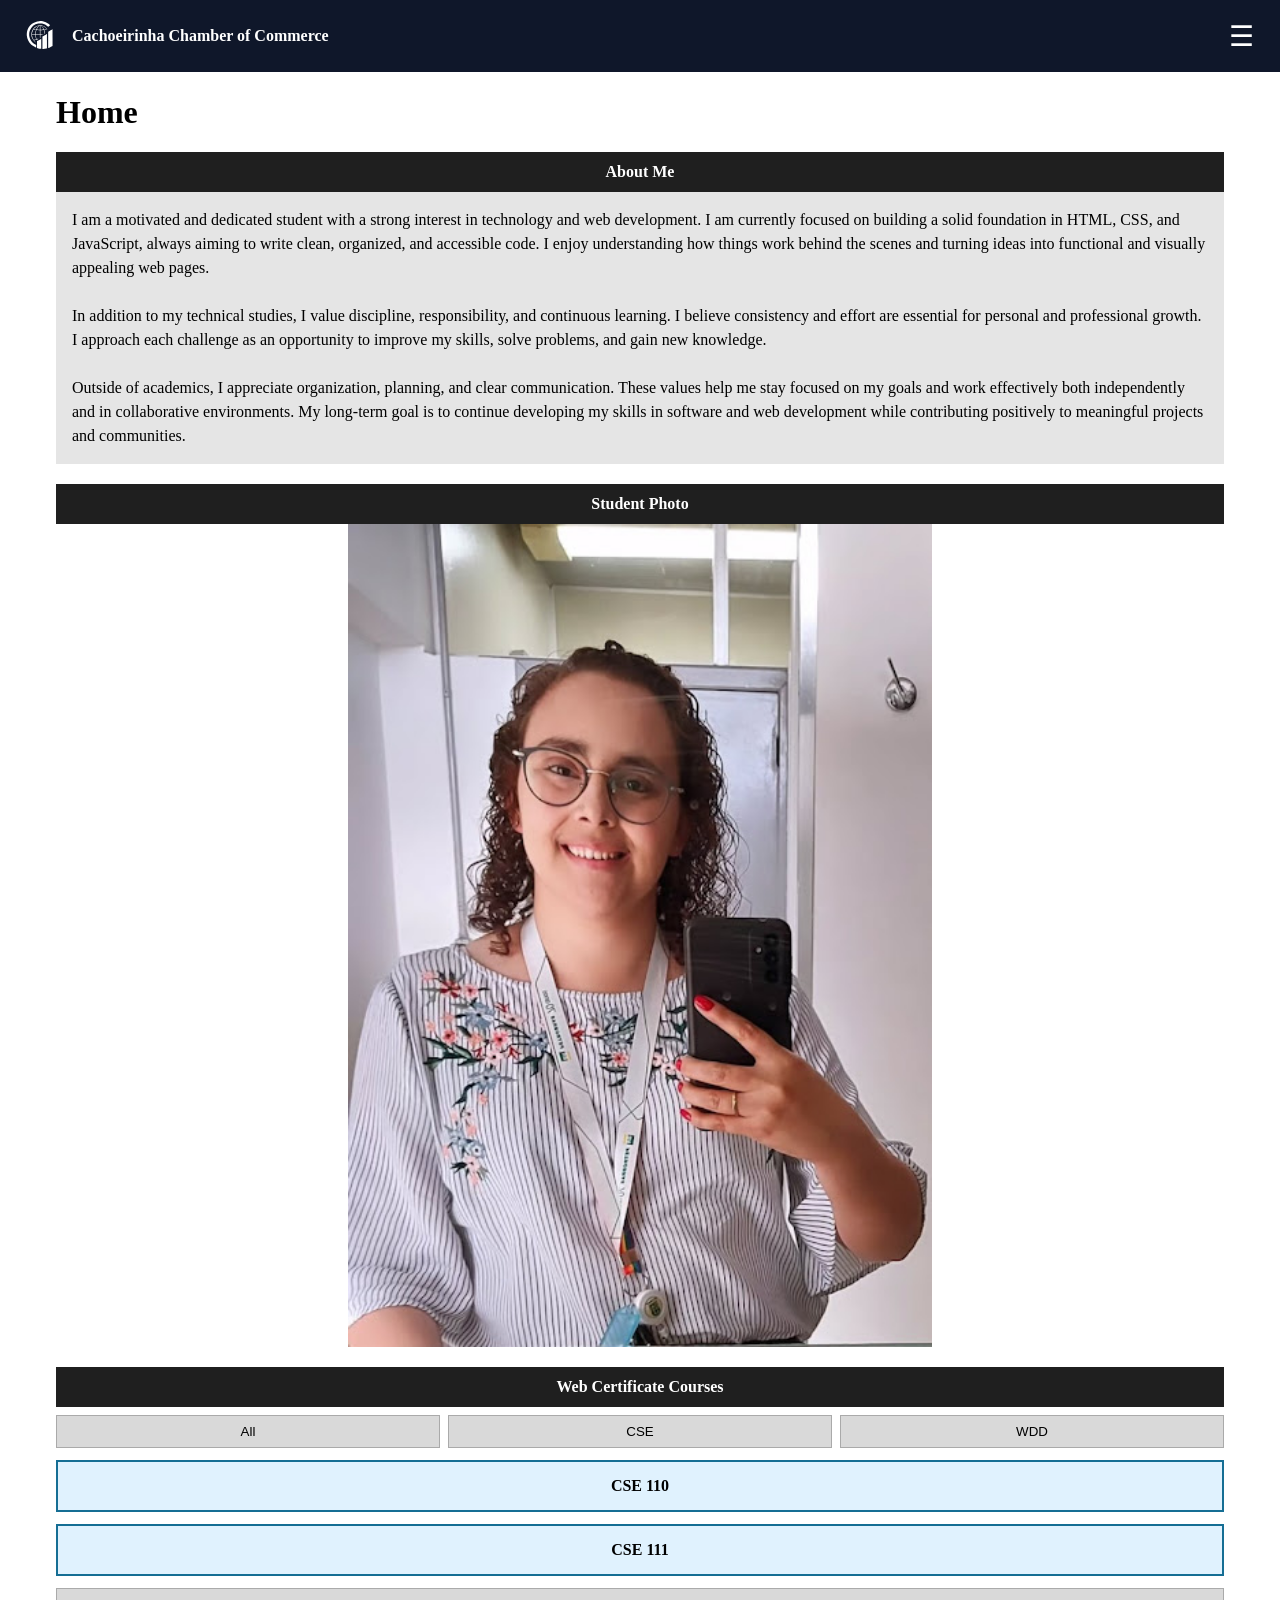
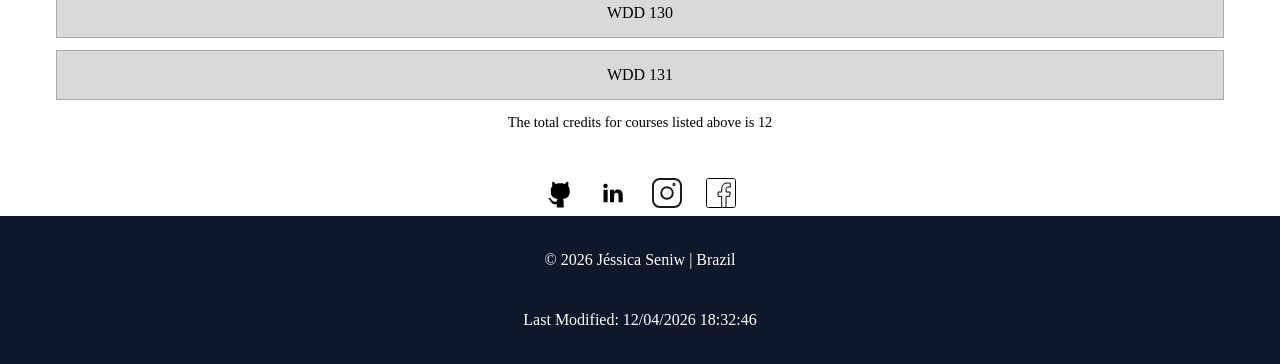
<file: index.html>
<!DOCTYPE html>
<html lang="en">

<head>
    <meta charset="UTF-8">
    <meta name="viewport" content="width=device-width, initial-scale=1.0">
    <title>Home | WDD 231</title>

    <meta name="description"
        content="Personal home page for the WDD 231 course presenting student information, web development studies, and certificate courses.">
    <meta name="author" content="Jéssica Seniw">

    <!-- Google Fonts -->
    <link rel="preconnect" href="https://fonts.googleapis.com">
    <link rel="preconnect" href="https://fonts.gstatic.com" crossorigin>
    <link href="https://fonts.googleapis.com/css2?family=Roboto:wght@300;400;700&display=swap" rel="stylesheet">

    <!-- CSS -->
    <link rel="stylesheet" href="styles/normalize.css">
    <link rel="stylesheet" href="styles/large.css">
    <link rel="stylesheet" href="styles/small.css">

    <!-- JavaScript -->
    <script src="scripts/navigation.js" defer></script>
    <script src="scripts/date.js" defer></script>
    <script src="scripts/course.js" defer></script>
</head>

<body>

    <header>
        <nav class="navigation">
            <a href="index.html" class="logo">
                <img src="images/logo.svg" alt="Site logo" loading="lazy">
            </a>

            <p>Cachoeirinha Chamber of Commerce</p>

            <button id="menuButton" aria-label="Toggle navigation menu" aria-expanded="false">
                ☰
            </button>

            <ul id="navLinks">
                <li><a href="index.html" class="active">Home</a></li>
                <li><a href="chamber/directory.html">Chamber</a></li>
                <li><a href="project/wanderly.html">Final</a></li>
            </ul>
        </nav>
    </header>

    <main>
        <h1>Home</h1>

        <section class="about">
            <h2>About Me</h2>
            <div class="card-content">
                <p> I am a motivated and dedicated student with a strong interest in technology and web development. I
                    am currently focused on building a solid foundation in HTML, CSS, and JavaScript, always aiming to
                    write clean, organized, and accessible code. I enjoy understanding how things work behind the scenes
                    and turning ideas into functional and visually appealing web pages.
                    <br><br>
                    In addition to my technical studies, I value discipline, responsibility, and continuous learning. I
                    believe consistency and effort are essential for personal and professional growth. I approach each
                    challenge as an opportunity to improve my skills, solve problems, and gain new knowledge.
                    <br><br>
                    Outside of academics, I appreciate organization, planning, and clear communication. These values
                    help me stay focused on my goals and work effectively both independently and in collaborative
                    environments. My long-term goal is to continue developing my skills in software and web development
                    while contributing positively to meaningful projects and communities.
                </p>
            </div>
        </section>

        <section class="photo">
            <h2>Student Photo</h2>
            <div class="card-content">
                <img src="images/student-photo.jpg" alt="Student photo" loading="lazy">
            </div>
        </section>

        <section class="courses">
            <h2>Web Certificate Courses</h2>

            <div class="course-filters">
                <button data-filter="ALL">All</button>
                <button data-filter="CSE">CSE</button>
                <button data-filter="WDD">WDD</button>
            </div>

            <!-- JS will dynamically insert courses here -->
            <div class="course-list"></div>

            <p class="credits"></p>
        </section>
    </main>

    <div class="icon-social">
        <a href="https://github.com" aria-label="GitHub">
            <img src="images/github.svg" alt="GitHub icon" loading="lazy">
        </a>

        <a href="https://www.linkedin.com" aria-label="LinkedIn">
            <img src="images/linkedin.svg" alt="LinkedIn icon" loading="lazy">
        </a>

        <a href="https://www.instagram.com" aria-label="Instagram">
            <img src="images/insta.svg" alt="Instagram icon" loading="lazy">
        </a>

        <a href="https://www.facebook.com" aria-label="Facebook">
            <img src="images/facebook.svg" alt="Facebook icon" loading="lazy">
        </a>
    </div>

    <footer>
        <div class="footer-info">
            <p>© <span id="currentyear"></span> Jéssica Seniw | Brazil</p>
        </div>

        <div class="footer-modified">
            <p id="lastModified"></p>
        </div>
    </footer>

</body>

</html>
</file>
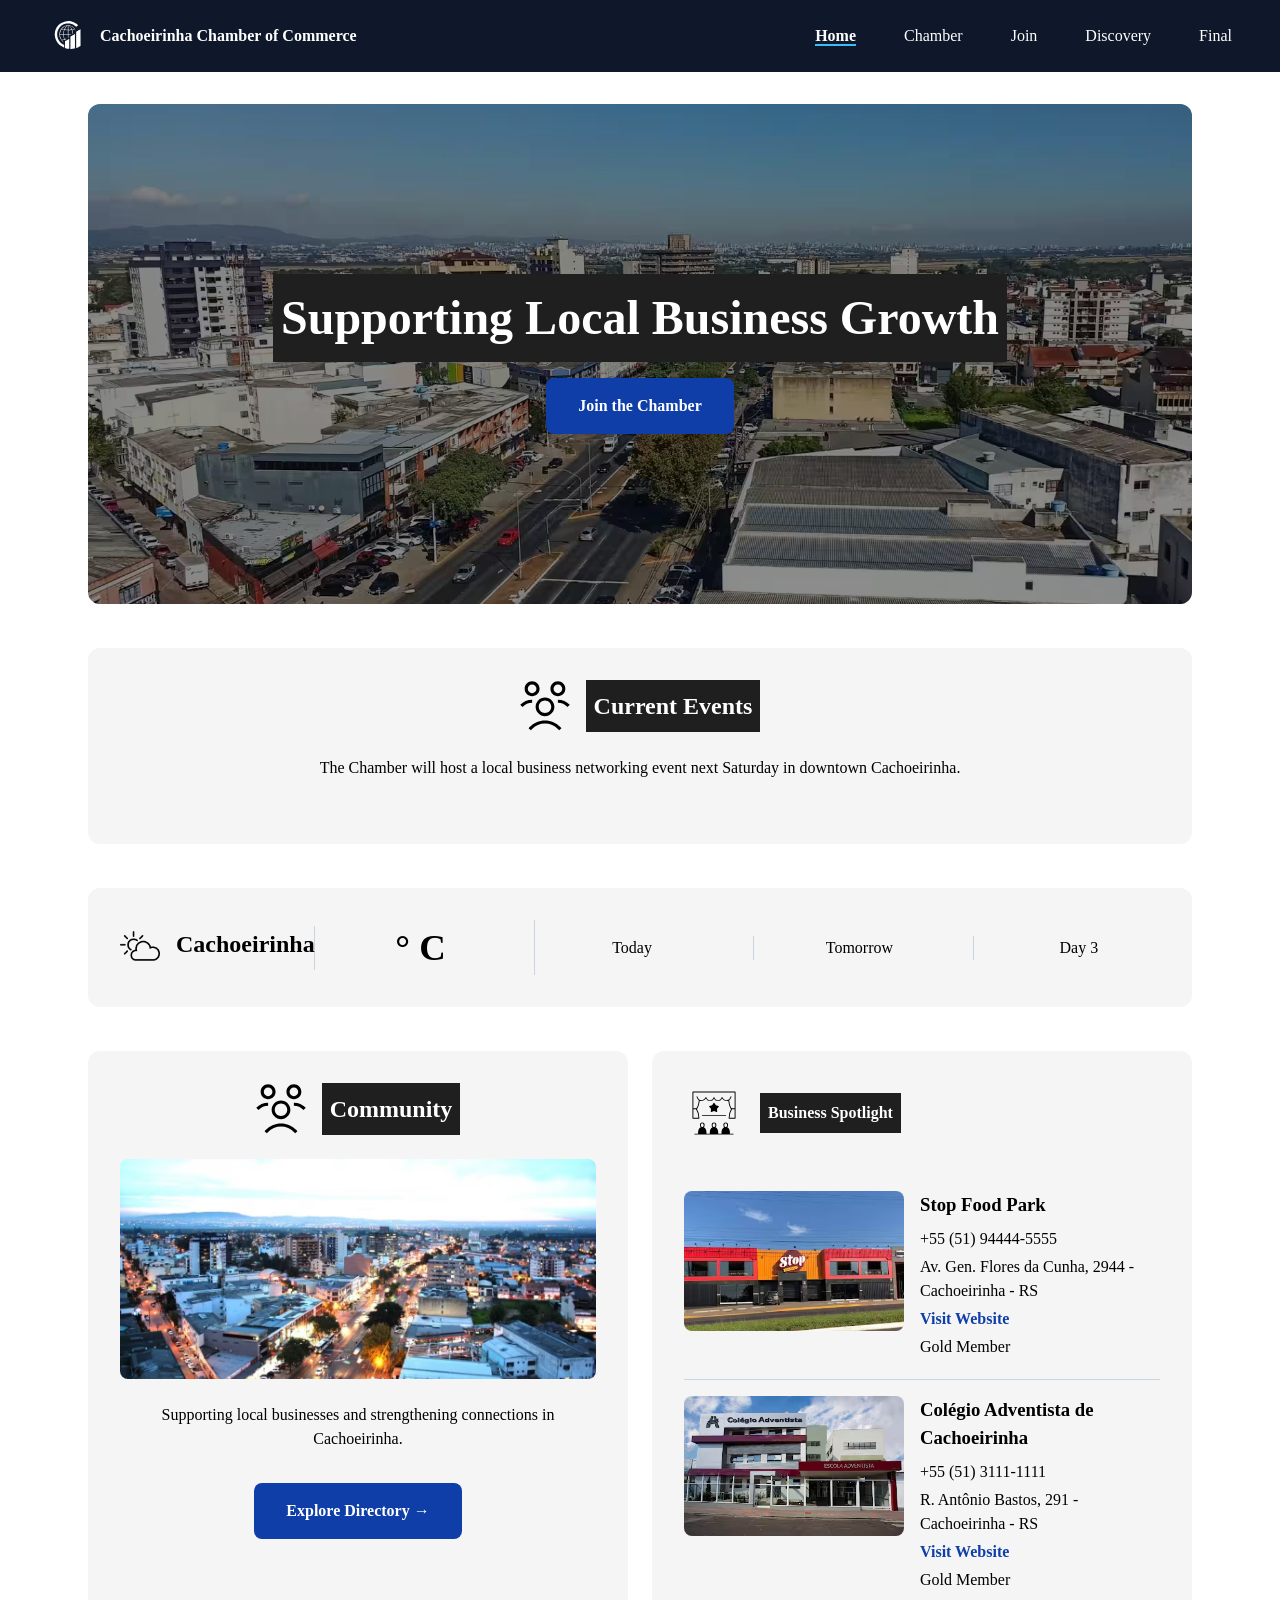
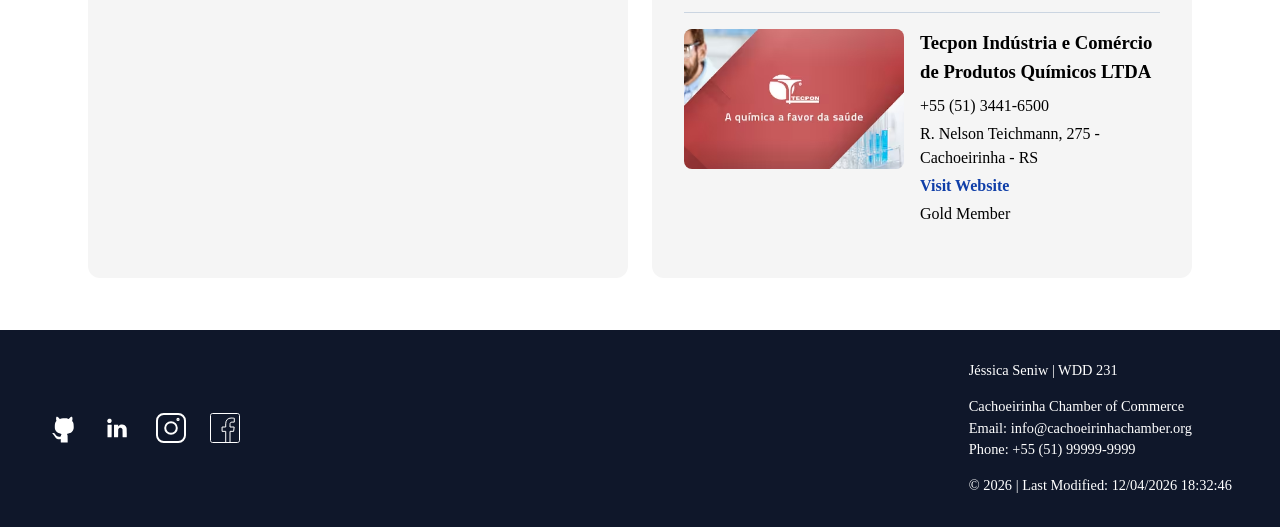
<file: chamber/index.html>
<!-- CHAMBER INDEX -->

<!DOCTYPE html>
<html lang="en">

<head>
    <meta charset="UTF-8">
    <meta name="viewport" content="width=device-width, initial-scale=1.0">

    <title>Chamber Home | WDD 231</title>

    <meta name="description"
        content="Community highlights, local business spotlights, weather updates, and calls to action for the Cachoeirinha Chamber of Commerce.">
    <meta name="author" content="Jéssica Seniw">

    <!-- Favicon -->
    <link rel="icon" href="images/favicon.ico">

    <!-- Open Graph -->
    <meta property="og:title" content="Cachoeirinha Chamber of Commerce">
    <meta property="og:description"
        content="Supporting local businesses, encouraging growth, and strengthening community connections.">
    <meta property="og:image" content="https://jessicaseniw.github.io/wdd231/chamber/images/chamber-social.png">
    <meta property="og:url" content="https://jessicaseniw.github.io/wdd231/chamber/index.html">
    <meta property="og:type" content="website">

    <!-- Google Fonts -->
    <link rel="preconnect" href="https://fonts.googleapis.com">
    <link rel="preconnect" href="https://fonts.gstatic.com" crossorigin>
    <link href="https://fonts.googleapis.com/css2?family=Roboto:wght@400;500;700&display=swap" rel="stylesheet">

    <!-- CSS -->
    <link rel="stylesheet" href="../styles/normalize.css">

    <!-- Base site layout -->
    <link rel="stylesheet" href="../styles/small.css">
    <link rel="stylesheet" href="../styles/large.css">

    <!-- Chamber specific -->
    <link rel="stylesheet" href="styles/directory-small.css">
    <link rel="stylesheet" href="styles/directory-large.css">

    <!-- JavaScript -->
    <script src="../scripts/navigation.js" defer></script>
    <script src="../scripts/date.js" defer></script>

    <!-- HOME PAGE JS -->
    <script src="scripts/weather.js" defer></script>
    <script src="scripts/spotlight.js" defer></script>

</head>

<body>

    <header>
        <nav class="navigation">
            <a href="index.html" class="logo">
                <img src="../images/logo.svg" alt="Cachoeirinha Chamber logo" loading="lazy">
            </a>

            <p>Cachoeirinha Chamber of Commerce</p>

            <button id="menuButton" aria-label="Toggle navigation menu" aria-expanded="false">
                ☰
            </button>

            <ul id="navLinks">
                <li><a href="index.html" class="active">Home</a></li>
                <li><a href="directory.html">Chamber</a></li>
                <li><a href="join.html">Join</a></li>
                <li><a href="discovery.html">Discovery</a></li>
                <li><a href="#">Final</a></li>
            </ul>
        </nav>
    </header>

    <main class="home-grid">
        <section class="hero">

            <img src="images/hero.avif" alt="Cachoeirinha community and local businesses">

            <div class="hero-content">

                <h2>Supporting Local Business Growth</h2>

                <a href="directory.html" class="cta-button">
                    Join the Chamber
                </a>

            </div>

        </section>

        <!-- EVENTS -->
        <section class="community-card">

            <div class="community-header">
                <img src="images/community.svg" alt="Event icon">
                <h2>Current Events</h2>
            </div>

            <p>
                The Chamber will host a local business networking
                event next Saturday in downtown Cachoeirinha.
            </p>

        </section>

        <!-- WEATHER -->
        <section class="weather-card">

            <div class="weather-item weather-main">

                <img id="weatherIcon" src="images/weather.ico" alt="Weather icon">

                <div>
                    <h1>Cachoeirinha</h1>
                    <p id="weatherDescription"></p>
                </div>

            </div>

            <div class="weather-item">
                <p class="temperature">
                    <span id="currentTemp"></span>° C
                </p>
            </div>

            <div class="weather-item">
                <p class="forecast-title">Today</p>
                <p id="forecast1"></p>
            </div>

            <div class="weather-item">
                <div>
                    <p class="forecast-title">Tomorrow</p>
                    <p id="forecast2"></p>
                </div>
            </div>

            <div class="weather-item">
                <div>
                    <p class="forecast-title">
                    <p class="forecast-title">Day 3</p>
                    <p id="forecast3"></p>
                </div>
            </div>

        </section>

        <!-- BOTTOM SECTION -->
        <section class="bottom-grid">

            <!-- COMMUNITY -->
            <div class="community-card">

                <div class="community-header">
                    <img src="images/community.svg" alt="Community icon">
                    <h2>Community</h2>
                </div>

                <img src="images/community.avif" alt="Community image">

                <p>
                    Supporting local businesses and strengthening
                    connections in Cachoeirinha.
                </p>

                <a href="directory.html">Explore Directory →</a>

            </div>

            <!-- SPOTLIGHT -->
            <div class="spotlight-card">

                <div class="spotlight-header">
                    <img src="images/spotlight.svg" alt="Spotlight icon">
                    <h2>Business Spotlight</h2>
                </div>

                <!-- Dynamic spotlight cards -->
                <div id="spotlights"></div>

            </div>

        </section>

    </main>

    <footer>
        <div class="icon-social">
            <a href="https://github.com" aria-label="GitHub">
                <img src="../images/github.svg" alt="GitHub icon">
            </a>

            <a href="https://www.linkedin.com" aria-label="LinkedIn">
                <img src="../images/linkedin.svg" alt="LinkedIn icon">
            </a>

            <a href="https://www.instagram.com" aria-label="Instagram">
                <img src="../images/insta.svg" alt="Instagram icon">
            </a>

            <a href="https://www.facebook.com" aria-label="Facebook">
                <img src="../images/facebook.svg" alt="Facebook icon">
            </a>
        </div>

        <div class="footer-info">
            <p>Jéssica Seniw | WDD 231</p>

            <p>
                Cachoeirinha Chamber of Commerce<br>
                Email: info@cachoeirinhachamber.org<br>
                Phone: +55 (51) 99999-9999
            </p>

            <p>
                &copy; <span id="currentyear"></span> |
                <span id="lastModified"></span>
            </p>
        </div>
    </footer>

</body>

</html>
</file>
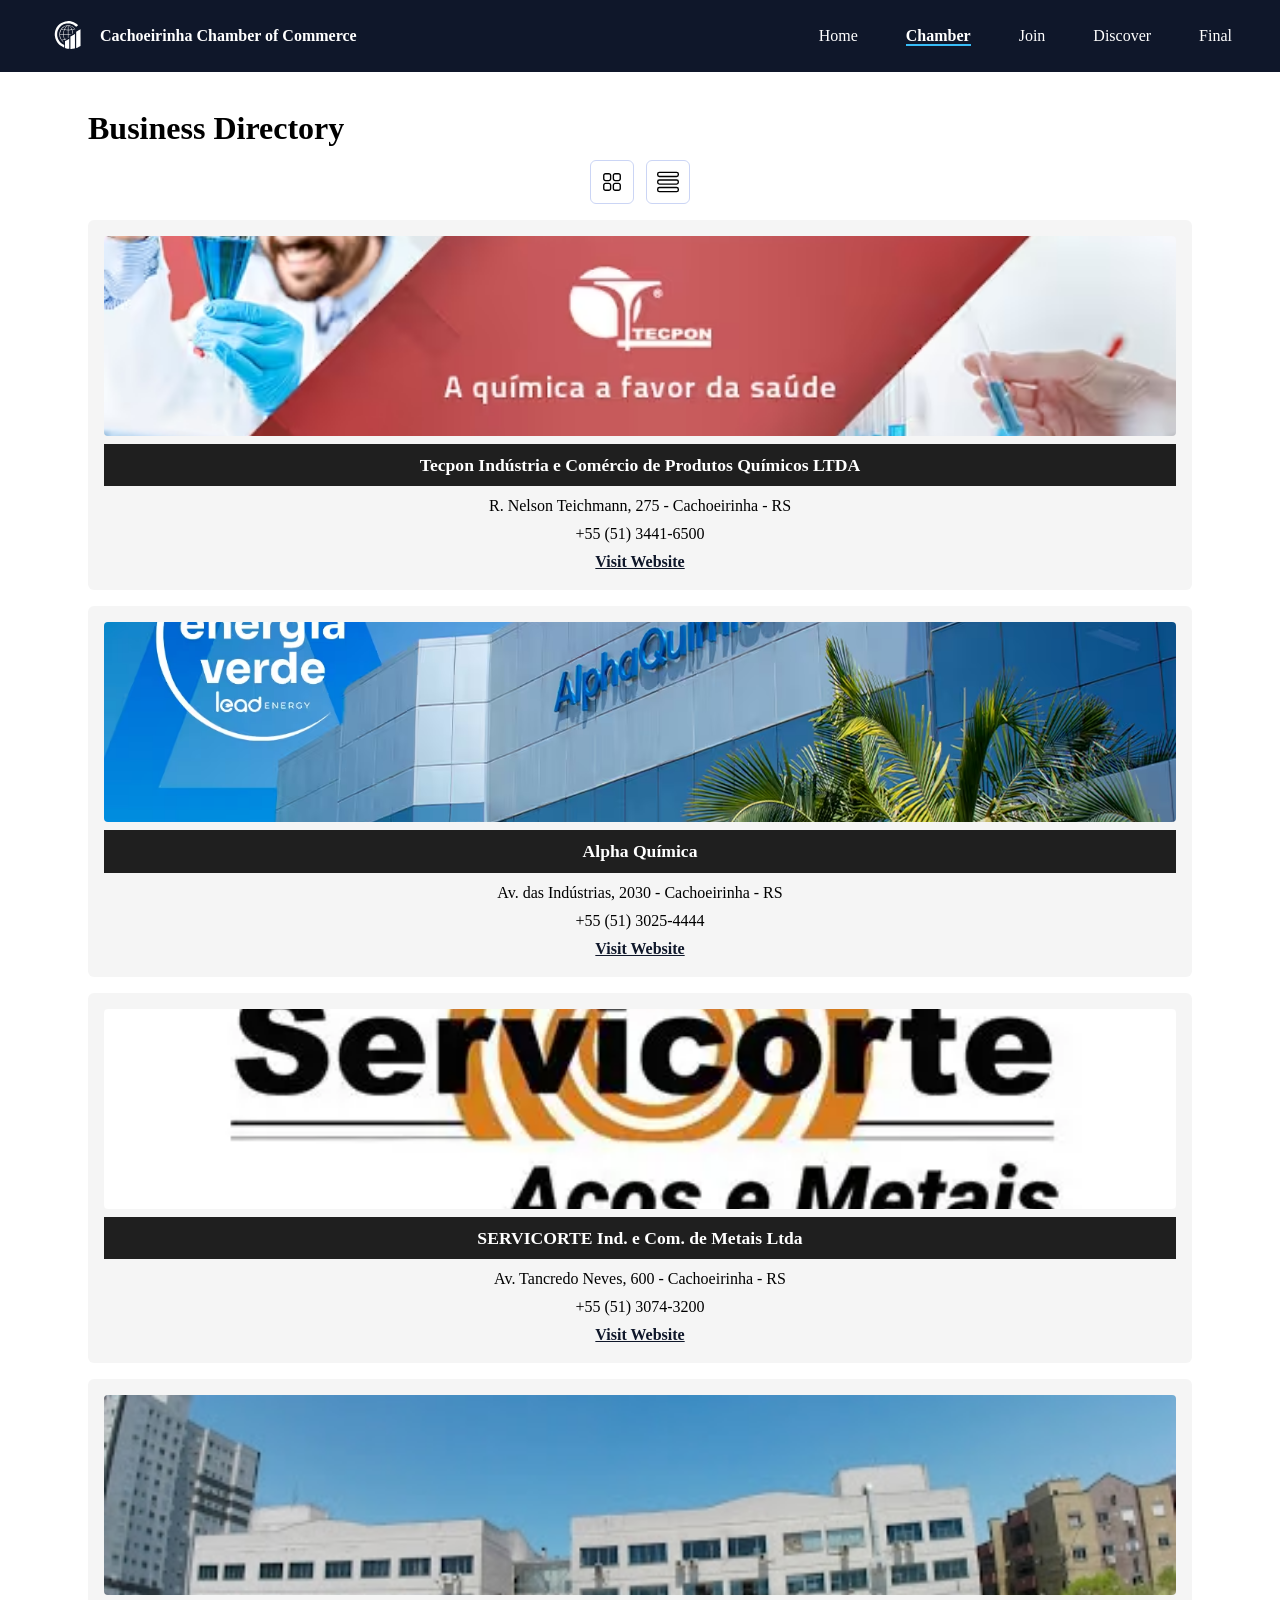
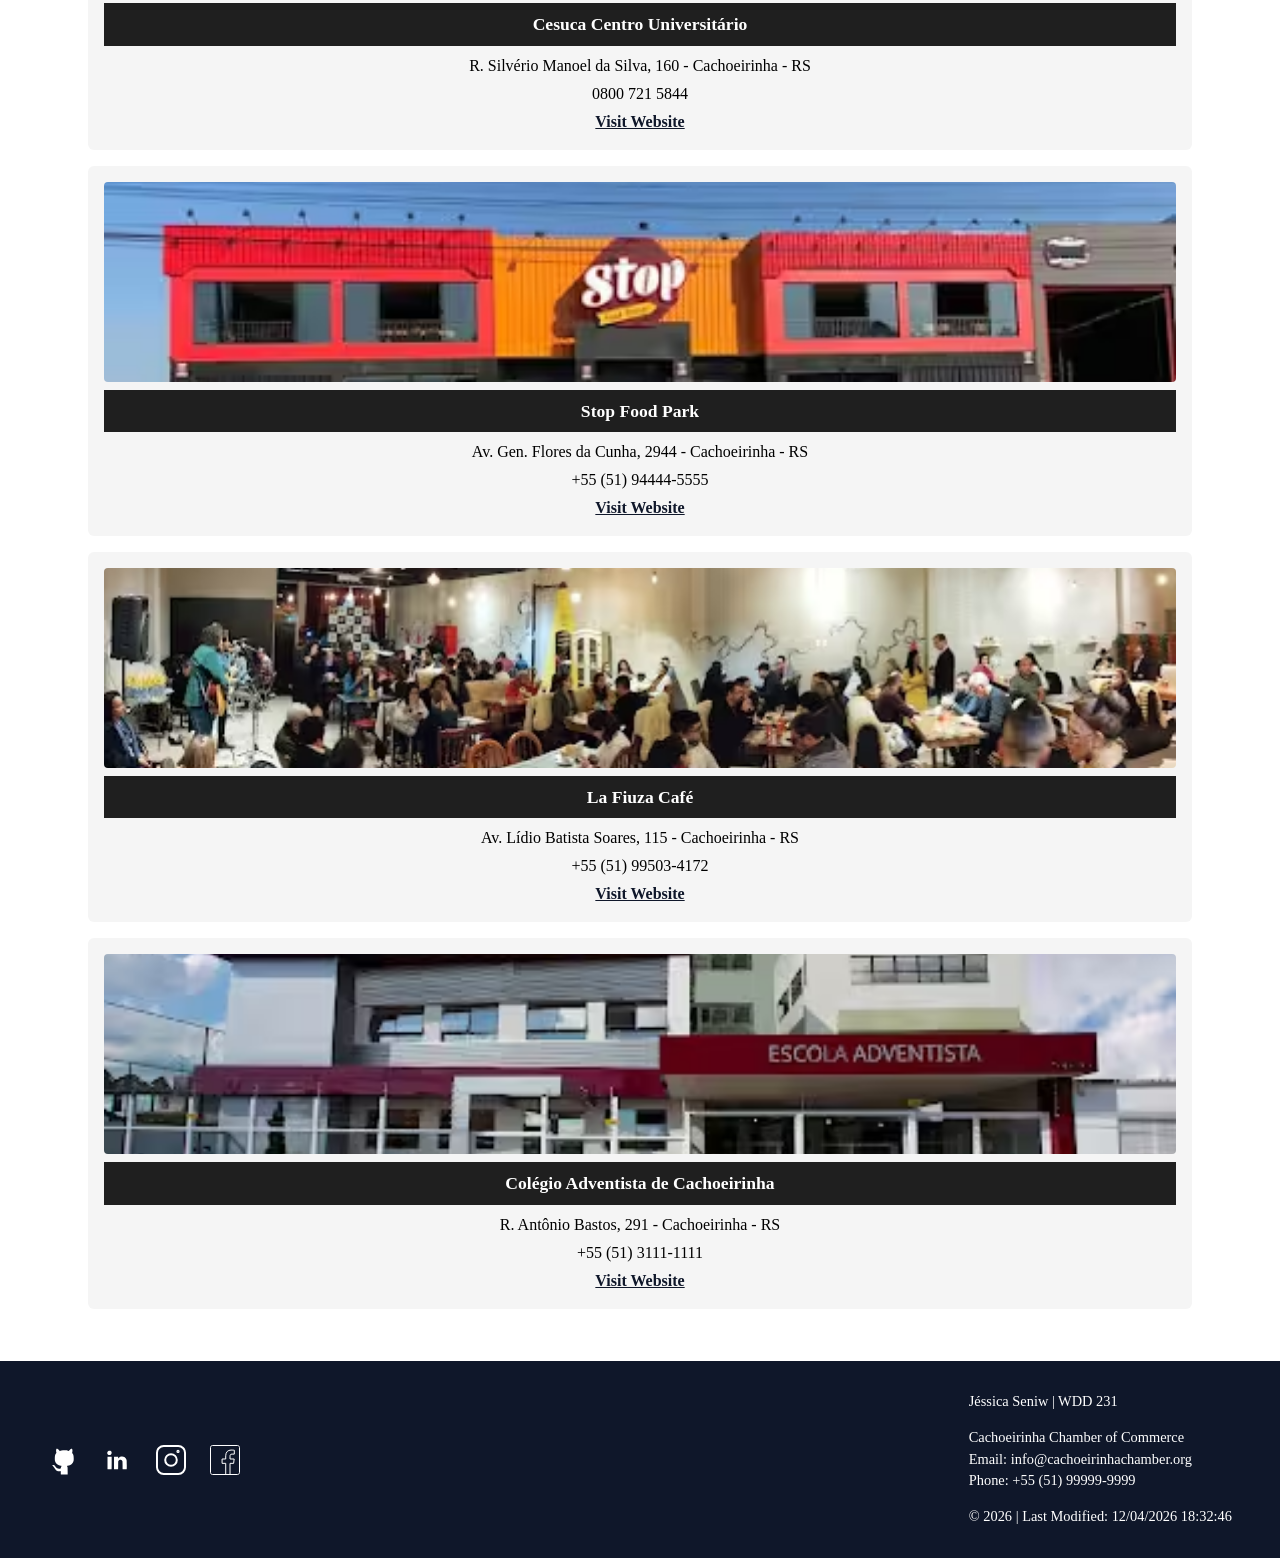
<file: chamber/directory.html>
<!-- CHAMBER DIRECTORY -->

<!DOCTYPE html>
<html lang="en">

<head>
    <meta charset="UTF-8">
    <meta name="viewport" content="width=device-width, initial-scale=1.0">

    <title>Chamber Directory | WDD 231</title>

    <meta name="description"
        content="Business directory for the Cachoeirinha Chamber of Commerce, supporting local businesses and community growth.">
    <meta name="author" content="Jéssica Seniw">

    <!-- Favicon -->
    <link rel="icon" href="images/favicon.ico">

    <!-- Open Graph / Facebook -->
    <meta property="og:title" content="Cachoeirinha Chamber of Commerce">
    <meta property="og:description"
        content="Supporting local businesses, encouraging growth, and strengthening community connections.">
    <meta property="og:image" content="https://jessicaseniw.github.io/wdd231/chamber/images/chamber-social.png">
    <meta property="og:url" content="https://jessicaseniw.github.io/wdd231/chamber/directory.html">
    <meta property="og:type" content="website">

    <!-- Google Fonts -->
    <link rel="preconnect" href="https://fonts.googleapis.com">
    <link rel="preconnect" href="https://fonts.gstatic.com" crossorigin>
    <link href="https://fonts.googleapis.com/css2?family=Roboto:wght@400;500;700&display=swap" rel="stylesheet">

    <!-- Base site layout -->
    <link rel="stylesheet" href="../styles/small.css">
    <link rel="stylesheet" href="../styles/large.css">

    <!-- CSS -->
    <link rel="stylesheet" href="../styles/normalize.css">
    <link rel="stylesheet" href="styles/directory-small.css">
    <link rel="stylesheet" href="styles/directory-large.css">

    <!-- JavaScript -->
    <script src="../scripts/navigation.js" defer></script>
    <script src="../scripts/date.js" defer></script>
    <script src="scripts/directory.js" defer></script>
</head>

<body>

    <header>
        <nav class="navigation">
            <a href="directory.html" class="logo">
                <img src="../images/logo.svg" alt="Cachoeirinha Chamber logo" loading="lazy">
            </a>

            <p>Cachoeirinha Chamber of Commerce</p>

            <button id="menuButton" aria-label="Toggle navigation menu" aria-expanded="false">
                ☰
            </button>

            <ul id="navLinks">
                <li><a href="index.html">Home</a></li>
                <li><a href="directory.html" class="active">Chamber</a></li>
                <li><a href="join.html">Join</a></li>
                <li><a href="discovery.html">Discover</a></li>
                <li><a href="#">Final</a></li>
            </ul>
        </nav>
    </header>

    <main>
        <h1>Business Directory</h1>

        <div class="view-buttons">
            <button id="grid" aria-label="Grid view">
                <img src="images/grid.svg" alt="Grid view icon">
            </button>

            <button id="list" aria-label="List view">
                <img src="images/list.svg" alt="List view icon">
            </button>
        </div>

        <section id="members" class="grid-view">
            <!-- Member cards injected via JavaScript -->
        </section>
    </main>

    <footer>
        <div class="icon-social">
            <a href="https://github.com" aria-label="GitHub">
                <img src="../images/github.svg" alt="GitHub icon">
            </a>
            <a href="https://www.linkedin.com" aria-label="LinkedIn">
                <img src="../images/linkedin.svg" alt="LinkedIn icon">
            </a>
            <a href="https://www.instagram.com" aria-label="Instagram">
                <img src="../images/insta.svg" alt="Instagram icon">
            </a>
            <a href="https://www.facebook.com" aria-label="Facebook">
                <img src="../images/facebook.svg" alt="Facebook icon">
            </a>
        </div>

        <div class="footer-info">
            <p>Jéssica Seniw | WDD 231</p>
            <p>
                Cachoeirinha Chamber of Commerce<br>
                Email: info@cachoeirinhachamber.org<br>
                Phone: +55 (51) 99999-9999
            </p>
            <p>
                &copy; <span id="currentyear"></span> |
                <span id="lastModified"></span>
            </p>
        </div>
    </footer>

</body>

</html>
</file>
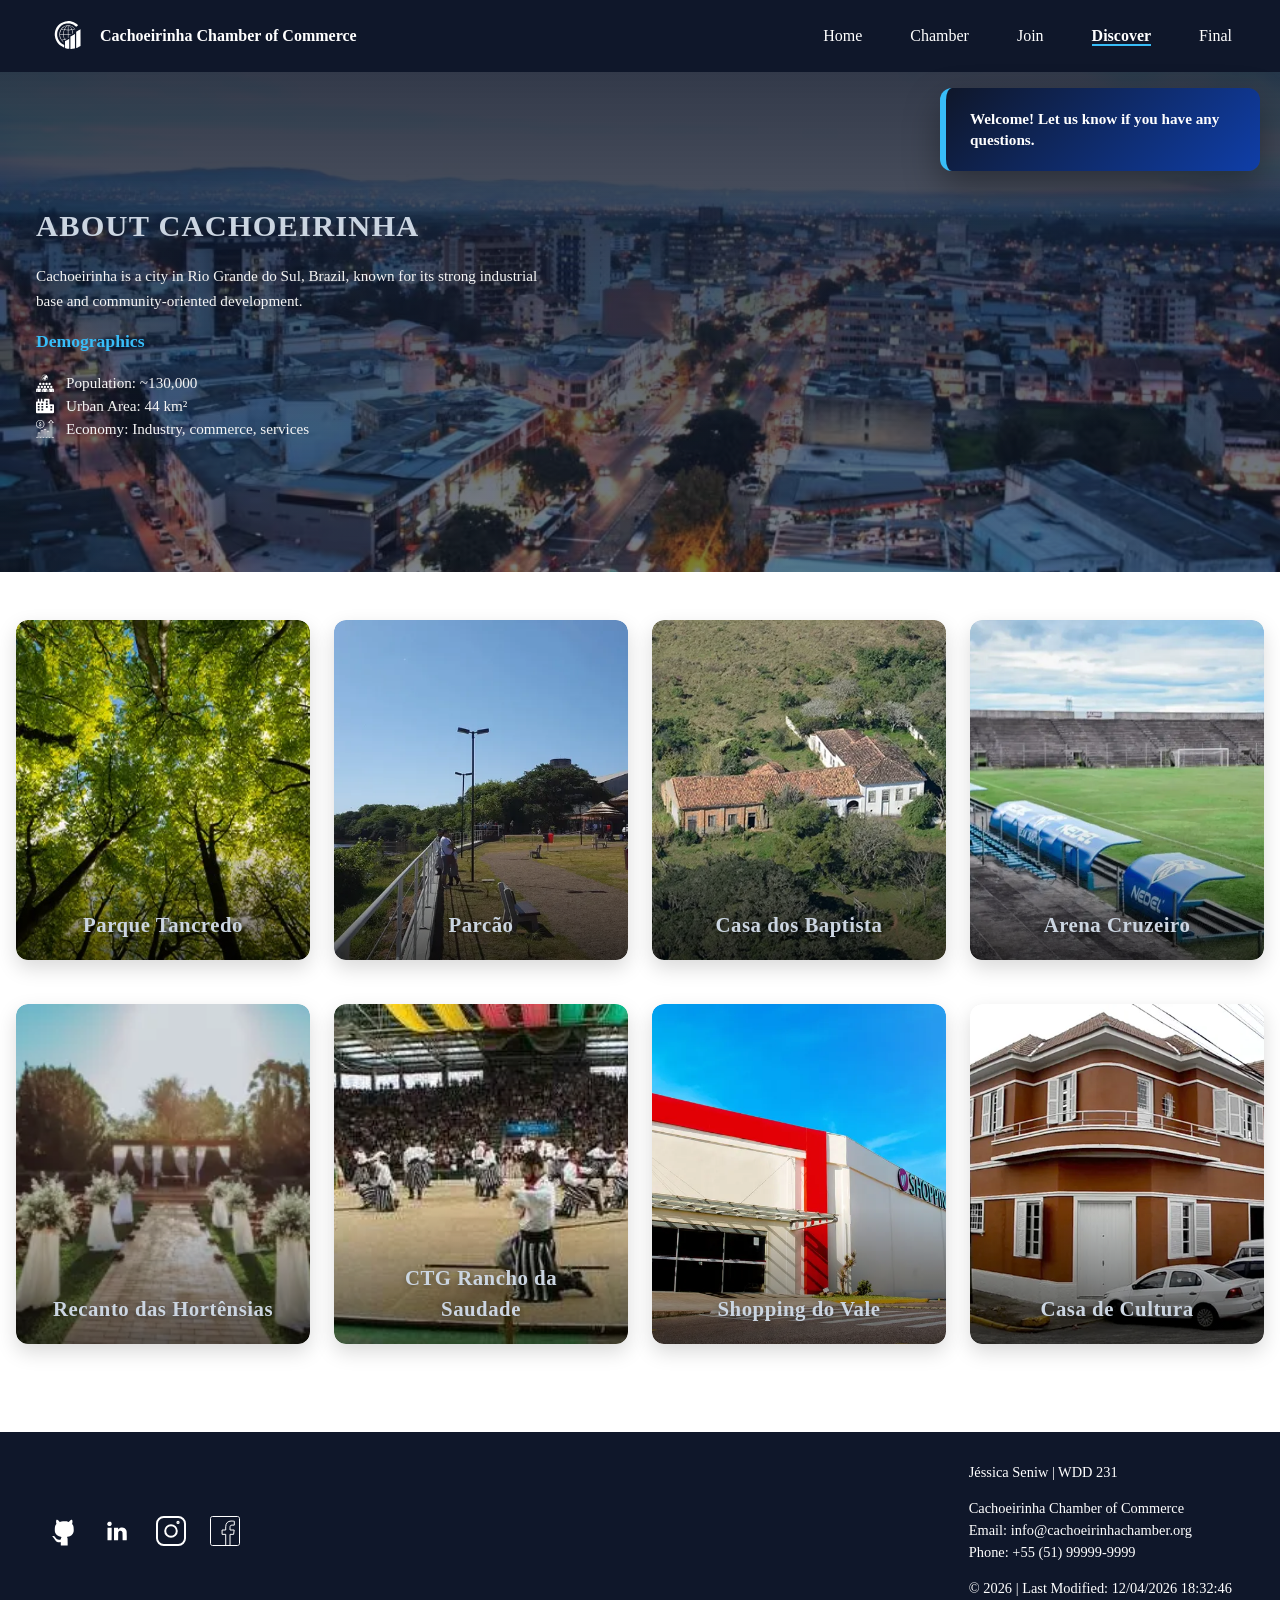
<file: chamber/discovery.html>
<!-- CHAMBER DISCOVERY -->

<!DOCTYPE html>
<html lang="en">

<head>
  <meta charset="UTF-8">
  <meta name="viewport" content="width=device-width, initial-scale=1.0">

  <title>Discover Cachoeirinha | Chamber of Commerce</title>

  <meta name="description"
    content="Discover the highlights, demographics, and key locations of Cachoeirinha, Brazil.">
  <meta name="author" content="Jéssica Seniw">

  <!-- Favicon -->
  <link rel="icon" href="images/favicon.ico">

  <!-- Open Graph -->
  <meta property="og:title" content="Cachoeirinha Chamber of Commerce">
  <meta property="og:description"
    content="Discover what makes Cachoeirinha a great place to live, work, and invest.">
  <meta property="og:image"
    content="https://jessicaseniw.github.io/wdd231/chamber/images/chamber-social.png">
  <meta property="og:url"
    content="https://jessicaseniw.github.io/wdd231/chamber/discovery.html">
  <meta property="og:type" content="website">

  <!-- Google Fonts -->
  <link rel="preconnect" href="https://fonts.googleapis.com">
  <link rel="preconnect" href="https://fonts.gstatic.com" crossorigin>
  <link
    href="https://fonts.googleapis.com/css2?family=Roboto:wght@400;500;700&display=swap"
    rel="stylesheet">

  <!-- CSS -->
  <link rel="stylesheet" href="../styles/normalize.css">
  <link rel="stylesheet" href="../styles/small.css">
  <link rel="stylesheet" href="../styles/large.css">

  <!-- Chamber / Discover CSS -->
  <link rel="stylesheet" href="styles/directory-small.css">
  <link rel="stylesheet" href="styles/directory-medium.css">
  <link rel="stylesheet" href="styles/directory-large.css">

  <!-- JavaScript -->
  <script src="../scripts/navigation.js" defer></script>
  <script src="../scripts/date.js" defer></script>

  <!-- Discover Page Script -->
  <script src="scripts/discovery.js" type="module"></script>
</head>

<body>

  <header>
    <nav class="navigation">
      <a href="index.html" class="logo">
        <img src="../images/logo.svg" alt="Cachoeirinha Chamber logo" loading="lazy">
      </a>

      <p>Cachoeirinha Chamber of Commerce</p>

      <button id="menuButton" aria-label="Toggle navigation menu" aria-expanded="false">
        ☰
      </button>

      <ul id="navLinks">
        <li><a href="index.html">Home</a></li>
        <li><a href="directory.html">Chamber</a></li>
        <li><a href="join.html">Join</a></li>
        <li><a href="discovery.html" class="active">Discover</a></li>
        <li><a href="#">Final</a></li>
      </ul>
    </nav>
  </header>

  <main class="discover-grid">
    <h1 class="visually-hidden">Discover Cachoeirinha</h1>

        <aside class="sidebar">

            <div class="sidebar-hero">

                <img src="../chamber/images/community.avif"
                    alt="Vista da cidade de Cachoeirinha"
                    loading="lazy">

                <div class="sidebar-overlay">

                <h2>About Cachoeirinha</h2>

                <p>
                    Cachoeirinha is a city in Rio Grande do Sul, Brazil, known for its strong
                    industrial base and community-oriented development.
                </p>

                <h3>Demographics</h3>
                <ul>
                    <li>Population: ~130,000</li>
                    <li>Urban Area: 44 km²</li>
                    <li>Economy: Industry, commerce, services</li>
                </ul>

                </div>

            </div>

        </aside>

    <section class="gallery">
      <!-- Dynamic content loaded by discovery.js -->
    </section>

  </main>

  <footer>
    <div class="icon-social">
      <a href="https://github.com" aria-label="GitHub">
        <img src="../images/github.svg" alt="GitHub icon">
      </a>
      <a href="https://www.linkedin.com" aria-label="LinkedIn">
        <img src="../images/linkedin.svg" alt="LinkedIn icon">
      </a>
      <a href="https://www.instagram.com" aria-label="Instagram">
        <img src="../images/insta.svg" alt="Instagram icon">
      </a>
      <a href="https://www.facebook.com" aria-label="Facebook">
        <img src="../images/facebook.svg" alt="Facebook icon">
      </a>
    </div>

    <div class="footer-info">
      <p>Jéssica Seniw | WDD 231</p>

      <p>
        Cachoeirinha Chamber of Commerce<br>
        Email: info@cachoeirinhachamber.org<br>
        Phone: +55 (51) 99999-9999
      </p>

      <p>
        &copy; <span id="currentyear"></span> |
        <span id="lastModified"></span>
      </p>
    </div>
  </footer>

<!-- POPUP -->
<div id="visitToast" class="visit-toast" aria-live="polite"></div>

</body>
</html>
</file>
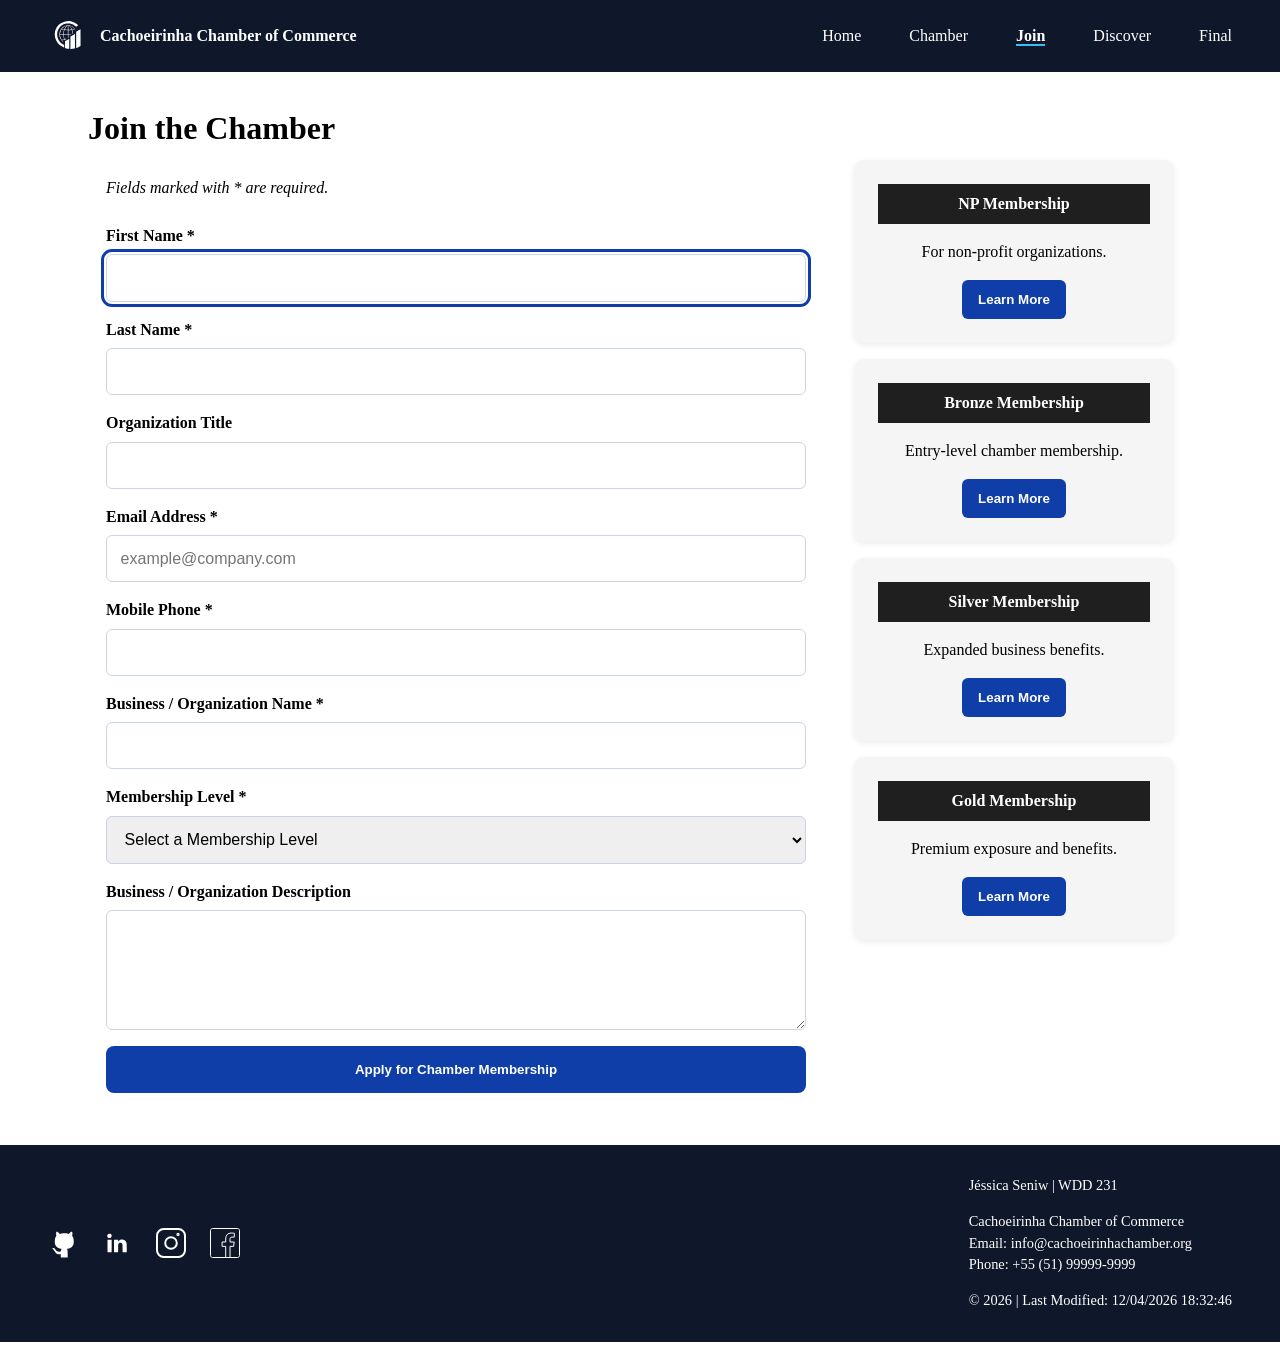
<file: chamber/join.html>
<!-- CHAMBER JOIN -->

<!DOCTYPE html>
<html lang="en">

<head>
    <meta charset="UTF-8">
    <meta name="viewport" content="width=device-width, initial-scale=1.0">

    <title>Chamber Join | WDD 231</title>

    <meta name="description"
        content="Join the Cachoeirinha Chamber of Commerce and discover membership opportunities, business networking, and community partnerships.">

    <meta name="author" content="Jéssica Seniw">

    <!-- Favicon -->
    <link rel="icon" href="images/favicon.ico">

    <!-- Open Graph -->
    <meta property="og:title" content="Cachoeirinha Chamber of Commerce">
    <meta property="og:description"
        content="Join the Cachoeirinha Chamber of Commerce and discover membership opportunities, business networking, and community partnerships.">
    <meta property="og:image" content="https://jessicaseniw.github.io/wdd231/chamber/images/chamber-social.png">
    <meta property="og:url" content="https://jessicaseniw.github.io/wdd231/chamber/join.html">
    <meta property="og:type" content="website">

    <!-- Google Fonts -->
    <link rel="preconnect" href="https://fonts.googleapis.com">
    <link rel="preconnect" href="https://fonts.gstatic.com" crossorigin>
    <link href="https://fonts.googleapis.com/css2?family=Roboto:wght@400;500;700&display=swap" rel="stylesheet">

    <!-- CSS -->
    <link rel="stylesheet" href="../styles/normalize.css">

    <!-- Base site layout -->
    <link rel="stylesheet" href="../styles/small.css">
    <link rel="stylesheet" href="../styles/large.css">

    <!-- Chamber specific -->
    <link rel="stylesheet" href="styles/directory-small.css">
    <link rel="stylesheet" href="styles/directory-large.css">

    <!-- JavaScript -->
    <script src="../scripts/navigation.js" defer></script>
    <script src="../scripts/date.js" defer></script>
    <script src="scripts/join.js" defer></script>

</head>

<body>

    <header>
        <nav class="navigation">

            <a href="index.html" class="logo">
                <img src="../images/logo.svg" alt="Cachoeirinha Chamber logo" loading="lazy">
            </a>

            <p>Cachoeirinha Chamber of Commerce</p>

            <button id="menuButton" aria-label="Toggle navigation menu" aria-expanded="false">
                ☰
            </button>

            <ul id="navLinks">
                <li><a href="index.html">Home</a></li>
                <li><a href="directory.html">Chamber</a></li>
                <li><a href="join.html" class="active">Join</a></li>
                <li><a href="discovery.html">Discover</a></li>
                <li><a href="#">Final</a></li>
            </ul>

        </nav>
    </header>

    <main>

        <h1>Join the Chamber</h1>

        <div class="join-container">

            <!-- FORM COLUMN -->
            <section class="join-form">

                <p class="form-note">
                    Fields marked with * are required.
                </p>

                <form method="get" action="thankyou.html">

                    <div class="form-group">
                        <label for="firstName">First Name *</label>
                        <input type="text" id="firstName" name="firstName" title="Enter your first name"
                            autocomplete="given-name" autofocus required>
                    </div>

                    <div class="form-group">
                        <label for="lastName">Last Name *</label>
                        <input type="text" id="lastName" name="lastName" title="Enter your last name"
                            autocomplete="family-name" required>
                    </div>

                    <div class="form-group">
                        <label for="organizationTitle">
                            Organization Title
                        </label>

                        <input type="text" id="organizationTitle" name="organizationTitle"
                            title="Enter your organizational title using only letters, spaces, and hyphens"
                            autocomplete="organization-title" pattern="[A-Za-zÀ-ÿ\s\-]{7,}">
                    </div>

                    <div class="form-group">
                        <label for="email">
                            Email Address *
                        </label>

                        <input type="email" id="email" name="email" title="Enter a valid email address"
                            autocomplete="email" placeholder="example@company.com" required>
                    </div>

                    <div class="form-group">
                        <label for="phone">
                            Mobile Phone *
                        </label>

                        <input type="tel" id="phone" name="phone" title="Enter your mobile phone number"
                            autocomplete="tel" required>
                    </div>

                    <div class="form-group">
                        <label for="organization">
                            Business / Organization Name *
                        </label>

                        <input type="text" id="organization" name="organization"
                            title="Enter your business or organization name" autocomplete="organization" required>
                    </div>

                    <div class="form-group">
                        <label for="membershipLevel">
                            Membership Level *
                        </label>

                        <select id="membershipLevel" name="membershipLevel" required>

                            <option value="">
                                Select a Membership Level
                            </option>

                            <option value="np">
                                NP Membership
                            </option>

                            <option value="bronze">
                                Bronze Membership
                            </option>

                            <option value="silver">
                                Silver Membership
                            </option>

                            <option value="gold">
                                Gold Membership
                            </option>

                        </select>
                    </div>

                    <div class="form-group">
                        <label for="organizationDescription">
                            Business / Organization Description
                        </label>

                        <textarea id="organizationDescription" name="organizationDescription"
                            title="Provide a description of your business or organization" rows="5">
                        </textarea>

                    </div>

                    <input type="hidden" id="timestamp" name="timestamp">

                    <input type="submit" value="Apply for Chamber Membership">

                </form>

            </section>

            <!-- MEMBERSHIP COLUMN -->
            <section class="membership-cards">

                <div class="membership-card">
                    <h2>NP Membership</h2>
                    <p>For non-profit organizations.</p>

                    <button type="button" data-modal="npModal">
                        Learn More
                    </button>
                </div>

                <div class="membership-card">
                    <h2>Bronze Membership</h2>
                    <p>Entry-level chamber membership.</p>

                    <button type="button" data-modal="bronzeModal">
                        Learn More
                    </button>
                </div>

                <div class="membership-card">
                    <h2>Silver Membership</h2>
                    <p>Expanded business benefits.</p>

                    <button type="button" data-modal="silverModal">
                        Learn More
                    </button>
                </div>

                <div class="membership-card">
                    <h2>Gold Membership</h2>
                    <p>Premium exposure and benefits.</p>

                    <button type="button" data-modal="goldModal">
                        Learn More
                    </button>
                </div>

            </section>

        </div>

        <!-- MODALS -->

        <dialog id="npModal" aria-labelledby="npTitle">
            <h2 id="npTitle">NP Membership</h2>

            <ul>
                <li>No membership fee</li>
                <li>Networking opportunities</li>
                <li>Community event access</li>
            </ul>

            <button type="button" class="close-modal">
                Close
            </button>
        </dialog>

        <dialog id="bronzeModal" aria-labelledby="bronzeTitle">
            <h2 id="bronzeTitle">Bronze Membership</h2>

            <ul>
                <li>Business directory listing</li>
                <li>Networking events</li>
                <li>Member newsletter</li>
            </ul>

            <button type="button" class="close-modal">
                Close
            </button>
        </dialog>

        <dialog id="silverModal" aria-labelledby="silverTitle">
            <h2 id="silverTitle">Silver Membership</h2>

            <ul>
                <li>All Bronze benefits</li>
                <li>Event discounts</li>
                <li>Training workshops</li>
                <li>Advertising opportunities</li>
            </ul>

            <button type="button" class="close-modal">
                Close
            </button>
        </dialog>

        <dialog id="goldModal" aria-labelledby="goldTitle">
            <h2 id="goldTitle">Gold Membership</h2>

            <ul>
                <li>All Silver benefits</li>
                <li>Homepage spotlight opportunities</li>
                <li>Premium advertising</li>
                <li>VIP business events</li>
                <li>Featured directory placement</li>
            </ul>

            <button type="button" class="close-modal">
                Close
            </button>
        </dialog>

    </main>
    <footer>

        <div class="icon-social">

            <a href="https://github.com" aria-label="GitHub">
                <img src="../images/github.svg" alt="GitHub icon">
            </a>

            <a href="https://www.linkedin.com" aria-label="LinkedIn">
                <img src="../images/linkedin.svg" alt="LinkedIn icon">
            </a>

            <a href="https://www.instagram.com" aria-label="Instagram">
                <img src="../images/insta.svg" alt="Instagram icon">
            </a>

            <a href="https://www.facebook.com" aria-label="Facebook">
                <img src="../images/facebook.svg" alt="Facebook icon">
            </a>

        </div>

        <div class="footer-info">

            <p>Jéssica Seniw | WDD 231</p>

            <p>
                Cachoeirinha Chamber of Commerce<br>
                Email: info@cachoeirinhachamber.org<br>
                Phone: +55 (51) 99999-9999
            </p>

            <p>
                &copy; <span id="currentyear"></span> |
                <span id="lastModified"></span>
            </p>

        </div>

    </footer>

</body>

</html>
</file>
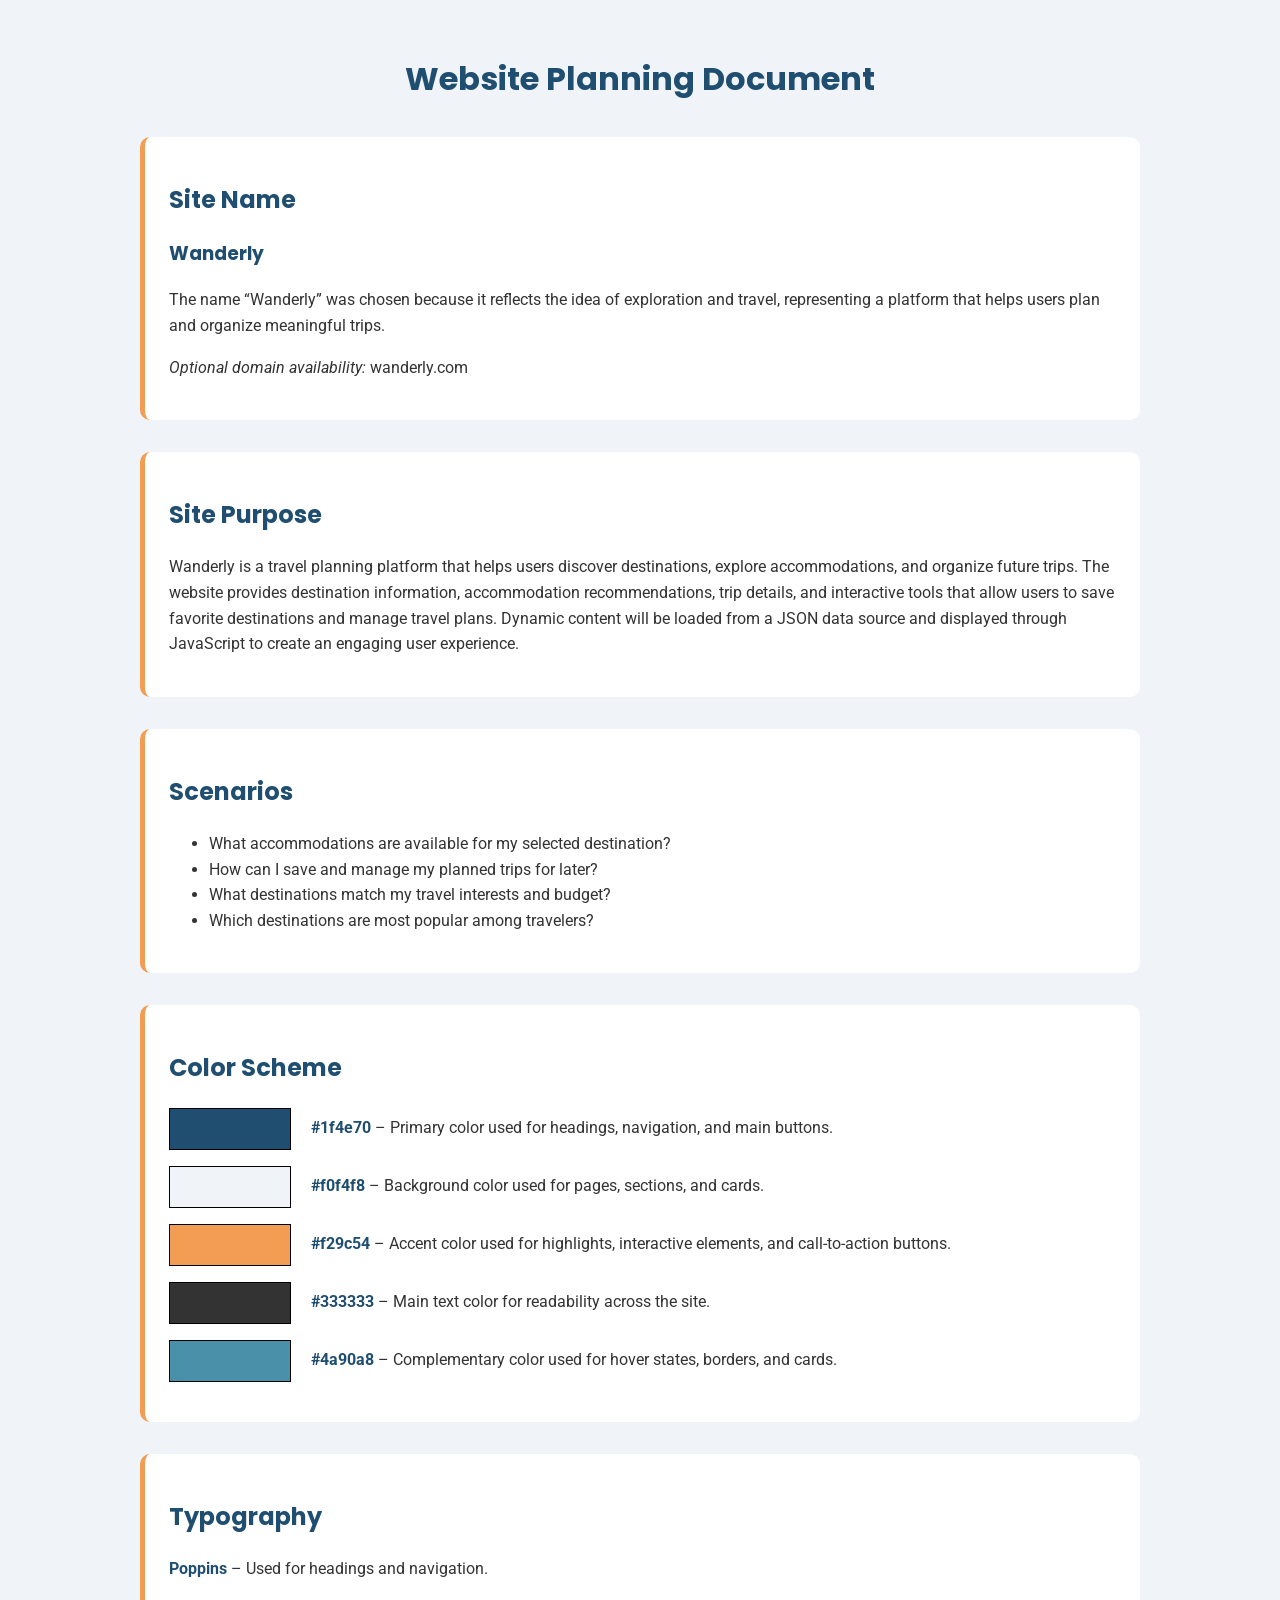
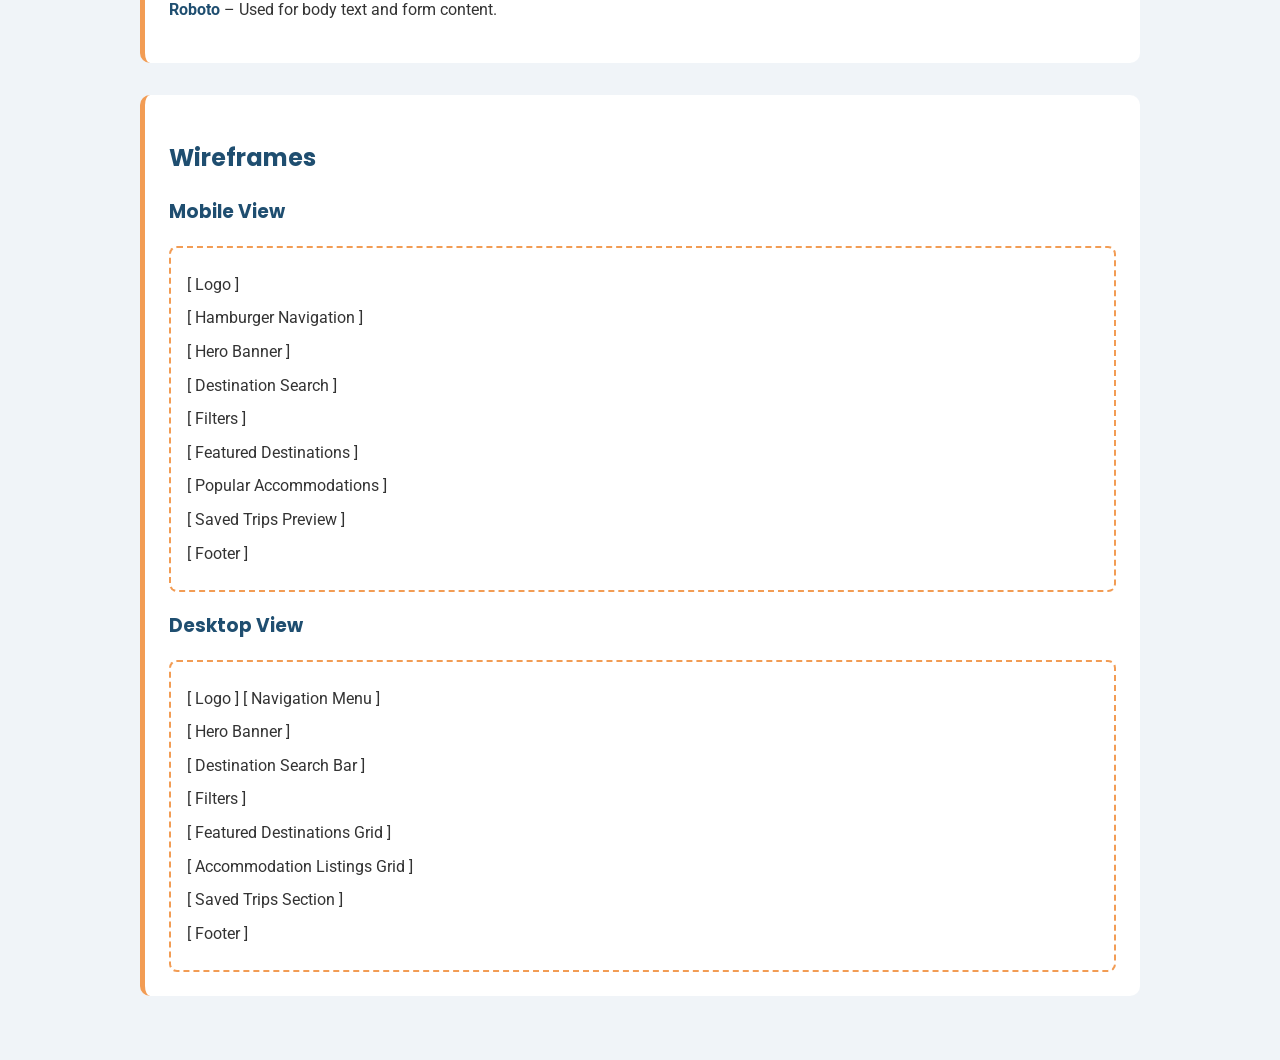
<file: chamber/project-siteplan.html>
<!-- Project Site Plan HTML -->

<!DOCTYPE html>
<html lang="en">

<head>
    <meta charset="UTF-8">
    <title>Site Plan – Wanderly</title>
    <meta name="viewport" content="width=device-width, initial-scale=1.0">
    <meta name="description"
        content="Wanderly is a platform that helps users search destinations, explore accommodations, and organize trips in one place">
    <meta name="author" content="Jéssica Seniw">

    <!-- Google Fonts -->
    <link rel="preconnect" href="https://fonts.googleapis.com">
    <link rel="preconnect" href="https://fonts.gstatic.com" crossorigin>
    <link href="https://fonts.googleapis.com/css2?family=Poppins:wght@400;600&family=Roboto&display=swap"
        rel="stylesheet">

    <!-- External CSS -->
    <link rel="stylesheet" href="styles/project-siteplan.css">

</head>

<body>

    <!-- Header Section -->
    <header>
        <h1>Website Planning Document</h1>
    </header>

    <!-- Site Name Section -->
    <section>
        <h2>Site Name</h2>
        <h3>Wanderly</h3>
        <p>
            <!-- Explanation of why the site name was chosen -->
            The name “Wanderly” was chosen because it reflects the idea of exploration
            and travel, representing a platform that helps users plan and organize
            meaningful trips.
        </p>
        <p><em>Optional domain availability:</em> wanderly.com</p>
    </section>

    <!-- Site Purpose Section -->
    <section>
        <h2>Site Purpose</h2>

        <p>
            Wanderly is a travel planning platform that helps users discover destinations,
            explore accommodations, and organize future trips. The website provides
            destination information, accommodation recommendations, trip details,
            and interactive tools that allow users to save favorite destinations and
            manage travel plans. Dynamic content will be loaded from a JSON data source
            and displayed through JavaScript to create an engaging user experience.
        </p>
    </section>

    <!-- Scenarios Section -->
    <section>
        <h2>Scenarios</h2>

        <ul>
            <li>What accommodations are available for my selected destination?</li>

            <li>How can I save and manage my planned trips for later?</li>

            <li>What destinations match my travel interests and budget?</li>

            <li>Which destinations are most popular among travelers?</li>
        </ul>
    </section>

    <!-- Color Scheme Section -->
    <section>
        <h2>Color Scheme</h2>
        <p>
            <span class="color-box primary"></span>
            <strong>#1f4e70</strong> – Primary color used for headings, navigation, and main buttons.
        </p>
        <p>
            <span class="color-box secondary"></span>
            <strong>#f0f4f8</strong> – Background color used for pages, sections, and cards.
        </p>
        <p>
            <span class="color-box accent"></span>
            <strong>#f29c54</strong> – Accent color used for highlights, interactive elements, and call-to-action
            buttons.
        </p>
        <p>
            <span class="color-box text"></span>
            <strong>#333333</strong> – Main text color for readability across the site.
        </p>
        <p>
            <span class="color-box complementary"></span>
            <strong>#4a90a8</strong> – Complementary color used for hover states, borders, and cards.
        </p>
    </section>

    <!-- Typography Section -->
    <section>
        <h2>Typography</h2>
        <p>
            <strong>Poppins</strong> – Used for headings and navigation.
        </p>
        <p>
            <strong>Roboto</strong> – Used for body text and form content.
        </p>
    </section>

    <!-- Wireframes Section -->
    <section>
        <h2>Wireframes</h2>
    
        <h3>Mobile View</h3>
    
        <div class="wireframe">
            <p>[ Logo ]</p>
            <p>[ Hamburger Navigation ]</p>
    
            <p>[ Hero Banner ]</p>
    
            <p>[ Destination Search ]</p>
    
            <p>[ Filters ]</p>
    
            <p>[ Featured Destinations ]</p>
    
            <p>[ Popular Accommodations ]</p>
    
            <p>[ Saved Trips Preview ]</p>
    
            <p>[ Footer ]</p>
        </div>
    
        <h3>Desktop View</h3>
    
        <div class="wireframe">
            <p>[ Logo ] [ Navigation Menu ]</p>
    
            <p>[ Hero Banner ]</p>
    
            <p>[ Destination Search Bar ]</p>
    
            <p>[ Filters ]</p>
    
            <p>[ Featured Destinations Grid ]</p>
    
            <p>[ Accommodation Listings Grid ]</p>
    
            <p>[ Saved Trips Section ]</p>
    
            <p>[ Footer ]</p>
        </div>
    </section>

</body>

</html>
</file>
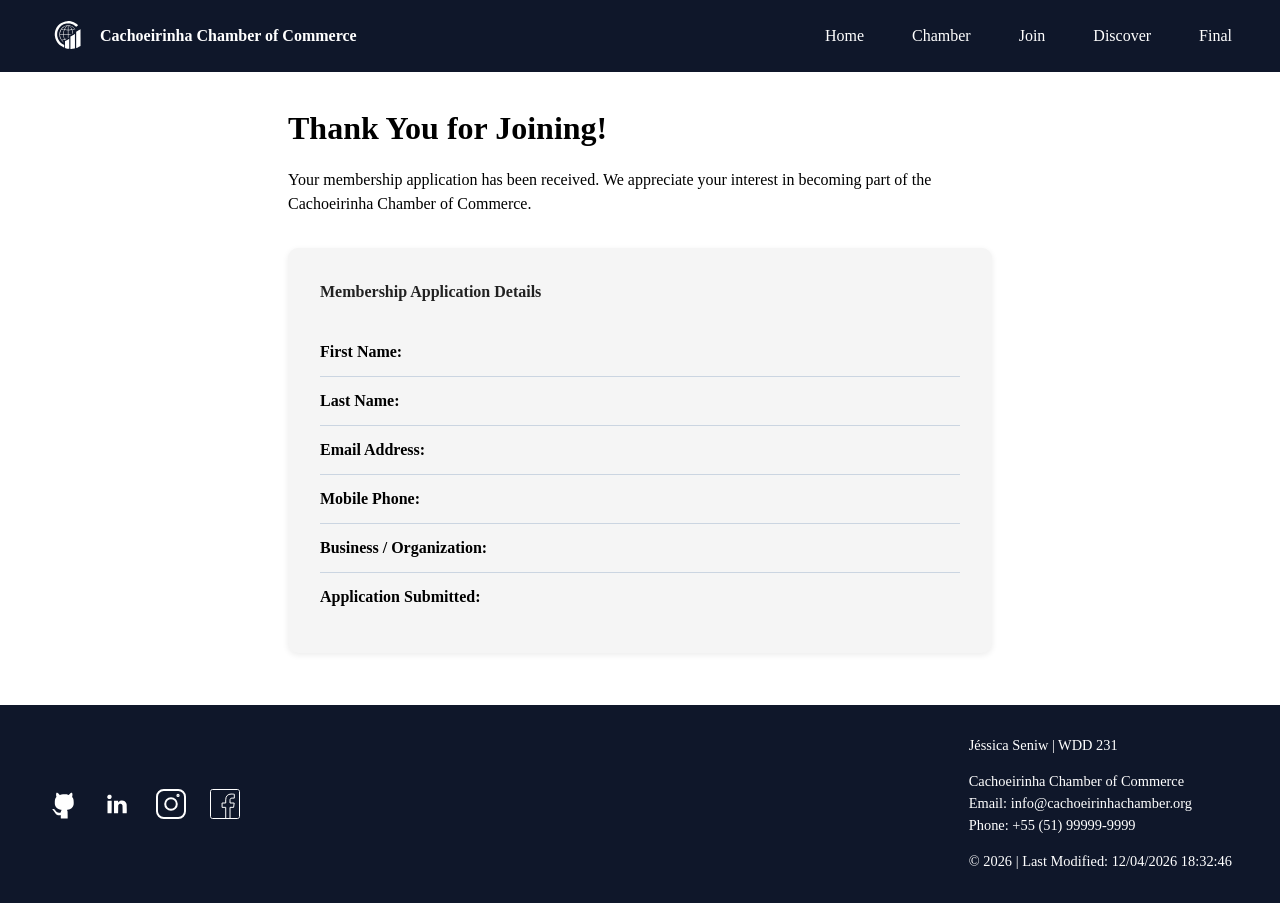
<file: chamber/thankyou.html>
<!-- CHAMBER THANKYOU -->

<!DOCTYPE html>
<html lang="en">

<head>
    <meta charset="UTF-8">
    <meta name="viewport" content="width=device-width, initial-scale=1.0">

    <title>Thank You | Chamber Membership</title>

    <meta name="description" content="Thank you for applying to the Cachoeirinha Chamber of Commerce.">

    <meta name="author" content="Jéssica Seniw">

    <!-- CSS -->
    <link rel="stylesheet" href="../styles/normalize.css">
    <link rel="stylesheet" href="../styles/small.css">
    <link rel="stylesheet" href="../styles/large.css">
    <link rel="stylesheet" href="styles/directory-small.css">
    <link rel="stylesheet" href="styles/directory-large.css">

    <!-- JS -->
    <script src="../scripts/navigation.js" defer></script>
    <script src="../scripts/date.js" defer></script>
    <script src="scripts/thankyou.js" defer></script>

</head>

<body>

    <header>
        <nav class="navigation">

            <a href="index.html" class="logo">
                <img src="../images/logo.svg" alt="Chamber logo">
            </a>

            <p>Cachoeirinha Chamber of Commerce</p>

            <button id="menuButton" aria-label="Toggle navigation menu">
                ☰
            </button>

            <ul id="navLinks">
                <li><a href="index.html">Home</a></li>
                <li><a href="directory.html">Chamber</a></li>
                <li><a href="join.html">Join</a></li>
                <li><a href="discovery.html">Discover</a></li>
                <li><a href="#">Final</a></li>
            </ul>

        </nav>
    </header>

    <main class="thankyou-page">

        <h1>Thank You for Joining!</h1>

        <p class="thankyou-message">
            Your membership application has been received.
            We appreciate your interest in becoming part of the
            Cachoeirinha Chamber of Commerce.
        </p>

        <section class="application-summary">
        
            <h2>Membership Application Details</h2>
        
            <p><strong>First Name:</strong> <span id="firstName"></span></p>
        
            <p><strong>Last Name:</strong> <span id="lastName"></span></p>
        
            <p><strong>Email Address:</strong> <span id="email"></span></p>
        
            <p><strong>Mobile Phone:</strong> <span id="phone"></span></p>
        
            <p><strong>Business / Organization:</strong> <span id="organization"></span></p>
        
            <p><strong>Application Submitted:</strong> <span id="timestamp"></span></p>
        
        </section>

    </main>

    <footer>

        <div class="icon-social">

            <a href="https://github.com">
                <img src="../images/github.svg" alt="GitHub">
            </a>

            <a href="https://linkedin.com">
                <img src="../images/linkedin.svg" alt="LinkedIn">
            </a>

            <a href="https://instagram.com">
                <img src="../images/insta.svg" alt="Instagram">
            </a>

            <a href="https://facebook.com">
                <img src="../images/facebook.svg" alt="Facebook">
            </a>

        </div>

        <div class="footer-info">

            <p>Jéssica Seniw | WDD 231</p>

            <p>
                Cachoeirinha Chamber of Commerce<br>
                Email: info@cachoeirinhachamber.org<br>
                Phone: +55 (51) 99999-9999
            </p>

            <p>
                &copy; <span id="currentyear"></span> |
                <span id="lastModified"></span>
            </p>

        </div>

    </footer>

</body>

</html>
</file>
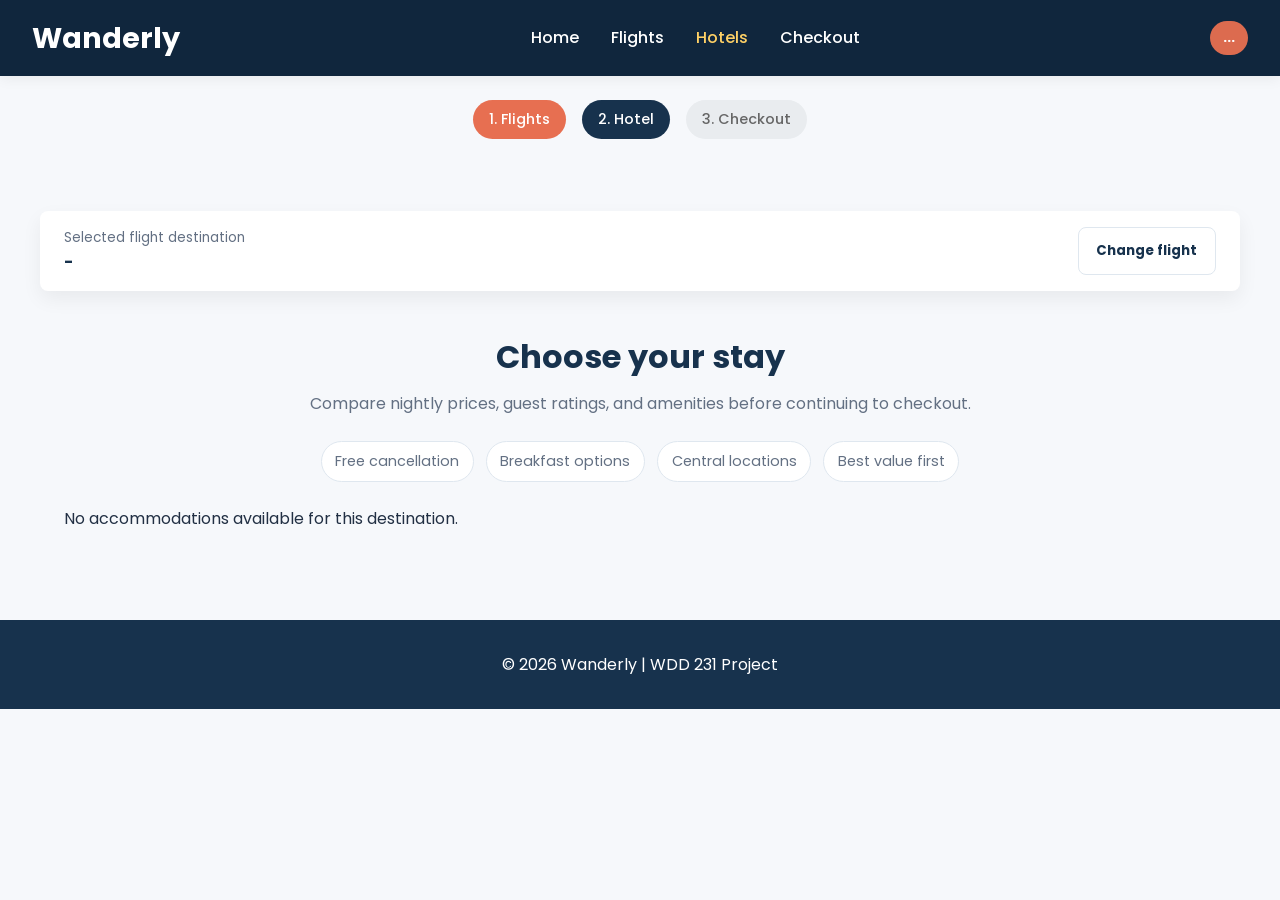
<file: project/accommodations.html>
<!-- accommodations.html -->

<!DOCTYPE html>
<html lang="en">

<head>
    <meta charset="UTF-8">
    <title>Wanderly | Accommodations</title>
    <meta name="viewport" content="width=device-width, initial-scale=1.0">
    <meta name="description" content="Browse available accommodations.">
    <meta name="author" content="Jessica Seniw">

    <!-- CSS -->
    <link rel="stylesheet" href="styles/wanderly-normalize.css">
    <link rel="stylesheet" href="styles/wanderly-small.css">
    <link rel="stylesheet" href="styles/wanderly-large.css">

    <!-- JavaScript -->
    <script src="scripts/data.js" defer></script>
    <script type="module" src="scripts/wanderly.js"></script>

    <link rel="preconnect" href="https://fonts.googleapis.com">
    <link rel="preconnect" href="https://fonts.gstatic.com" crossorigin>
    <link href="https://fonts.googleapis.com/css2?family=Poppins:wght@400;600&family=Roboto&display=swap"
        rel="stylesheet">
</head>

<body>
    <header class="main-header">
        <div class="logo">
            <h1>Wanderly</h1>
        </div>

        <button id="menu-toggle" aria-label="Open navigation menu">
        ☰
        </button>

        <nav class="main-nav">
            <ul>
                <li><a href="/index.html">Home</a></li>
                <li><a href="wanderly.html">Flights</a></li>
                <li><a href="accommodations.html" class="active">Hotels</a></li>
                <li><a href="trips.html">Checkout</a></li>
            </ul>
        </nav>

        <div class="header-actions">
            <span class="route-display" id="selected-route">...</span>
        </div>
    </header>

    <section class="booking-steps">
        <h2 class="sr-only">Booking steps</h2>
        <div class="step completed">1. Flights</div>
        <div class="step active" aria-current="step">2. Hotel</div>
        <div class="step">3. Checkout</div>
    </section>

    <section class="search-summary">
        <h2 class="sr-only">Search summary</h2>

        <div class="search-info">
            <span class="label">Selected flight destination</span>
            <strong id="current-destination"></strong>
            <span id="stay-period"></span>
        </div>

        <button class="change-btn" onclick="window.location.href='wanderly.html'">
            Change flight
        </button>

    </section>

    <main>
        <section id="accommodations">

            <h2>Choose your stay</h2>

            <p class="page-description">
                Compare nightly prices, guest ratings, and amenities before continuing to checkout.
            </p>

            <section class="hotel-filters" aria-label="Hotel filters">
                <span>Free cancellation</span>
                <span>Breakfast options</span>
                <span>Central locations</span>
                <span>Best value first</span>
            </section>

            <div class="grid national-grid"></div>

        </section>
    </main>

    <footer>
        <p>&copy; 2026 Wanderly | WDD 231 Project</p>
    </footer>
</body>

</html>
</file>
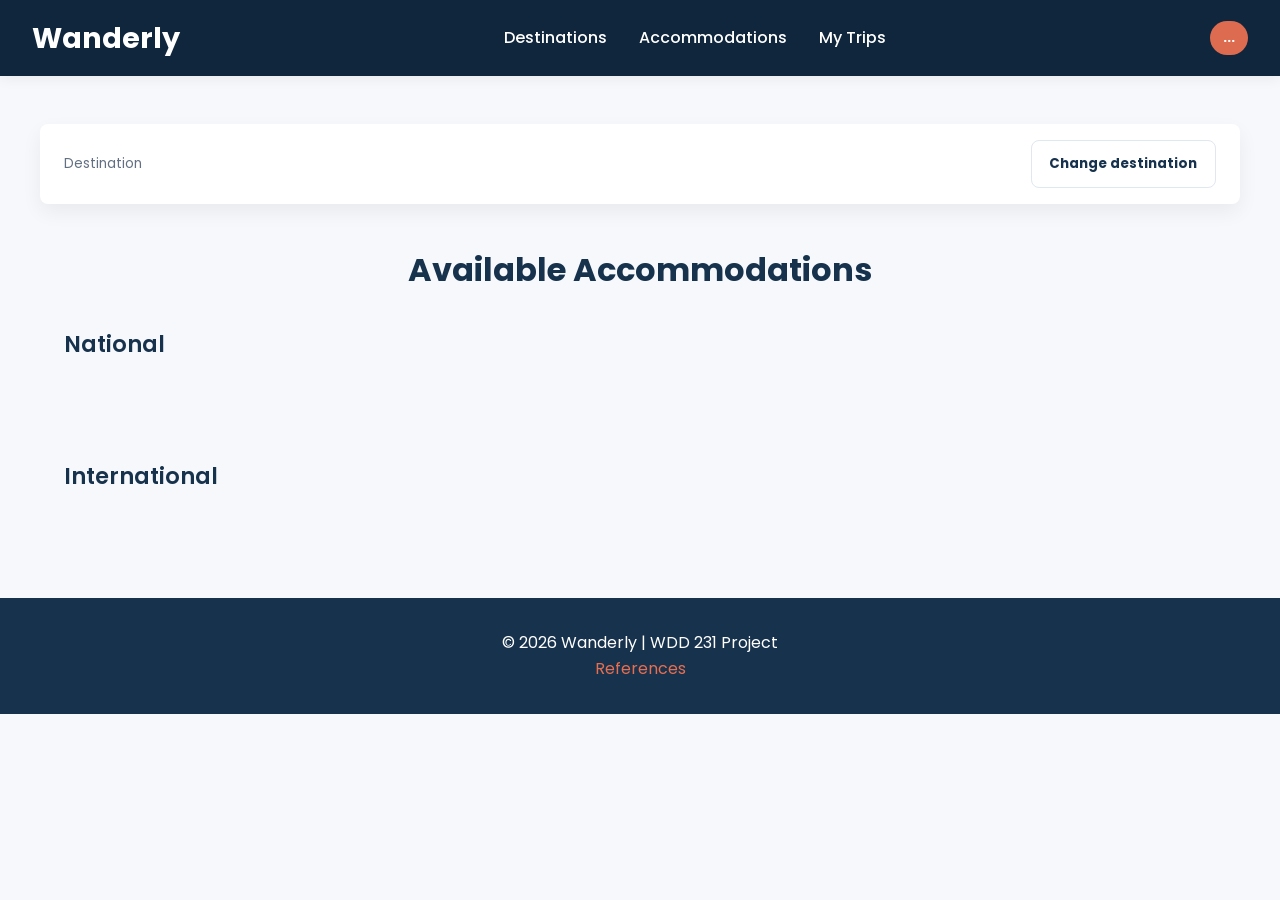
<file: project/acommodations.html>
<!-- accommodations.html -->

<!DOCTYPE html>
<html lang="en">

<head>
    <meta charset="UTF-8">
    <title>Wanderly | Accommodations</title>
    <meta name="viewport" content="width=device-width, initial-scale=1.0">
    <meta name="description" content="Browse available accommodations.">
    <meta name="author" content="Jéssica Seniw">

    <!-- CSS -->
    <link rel="stylesheet" href="styles/wanderly-small.css">
    <link rel="stylesheet" href="styles/wanderly-large.css">
    <link rel="stylesheet" href="styles/wanderly-normalize.css">

    <!-- JavaScript -->
    <script src="scripts/wanderly.js" defer></script>

    <link rel="preconnect" href="https://fonts.googleapis.com">
    <link rel="preconnect" href="https://fonts.gstatic.com" crossorigin>
    <link href="https://fonts.googleapis.com/css2?family=Poppins:wght@400;600&family=Roboto&display=swap"
        rel="stylesheet">
</head>

<body>
    <header class="main-header">
        <div class="logo">
            <h1>Wanderly</h1>
        </div>

        <nav class="main-nav">
            <ul>
                <li><a href="wanderly.html">Destinations</a></li>
                <li><a href="accommodations.html">Accommodations</a></li>
                <li><a href="trips.html">My Trips</a></li>
            </ul>
        </nav>

        <div class="header-actions">
            <span class="route-display" id="selected-route">...</span>
        </div>
    </header>

    <section class="search-summary">
        <div class="search-info">
            <span class="label">Destination</span>
            <strong id="current-destination"></strong>
            <span id="stay-period" class="stay-period"></span>
        </div>

        <button class="change-btn" onclick="changeDestination()">
            Change destination
        </button>
    </section>

    <main>
        <section id="accommodations">
            <h2>Available Accommodations</h2>

            <h3 class="section-subtitle">National</h3>
            <div class="grid national-grid"></div>

            <h3 class="section-subtitle">International</h3>
            <div class="grid international-grid"></div>
        </section>
    </main>

    <footer>
        <p>&copy; 2026 Wanderly | WDD 231 Project</p>
        <a href="references.html">References</a>
    </footer>
</body>

</html>
</file>
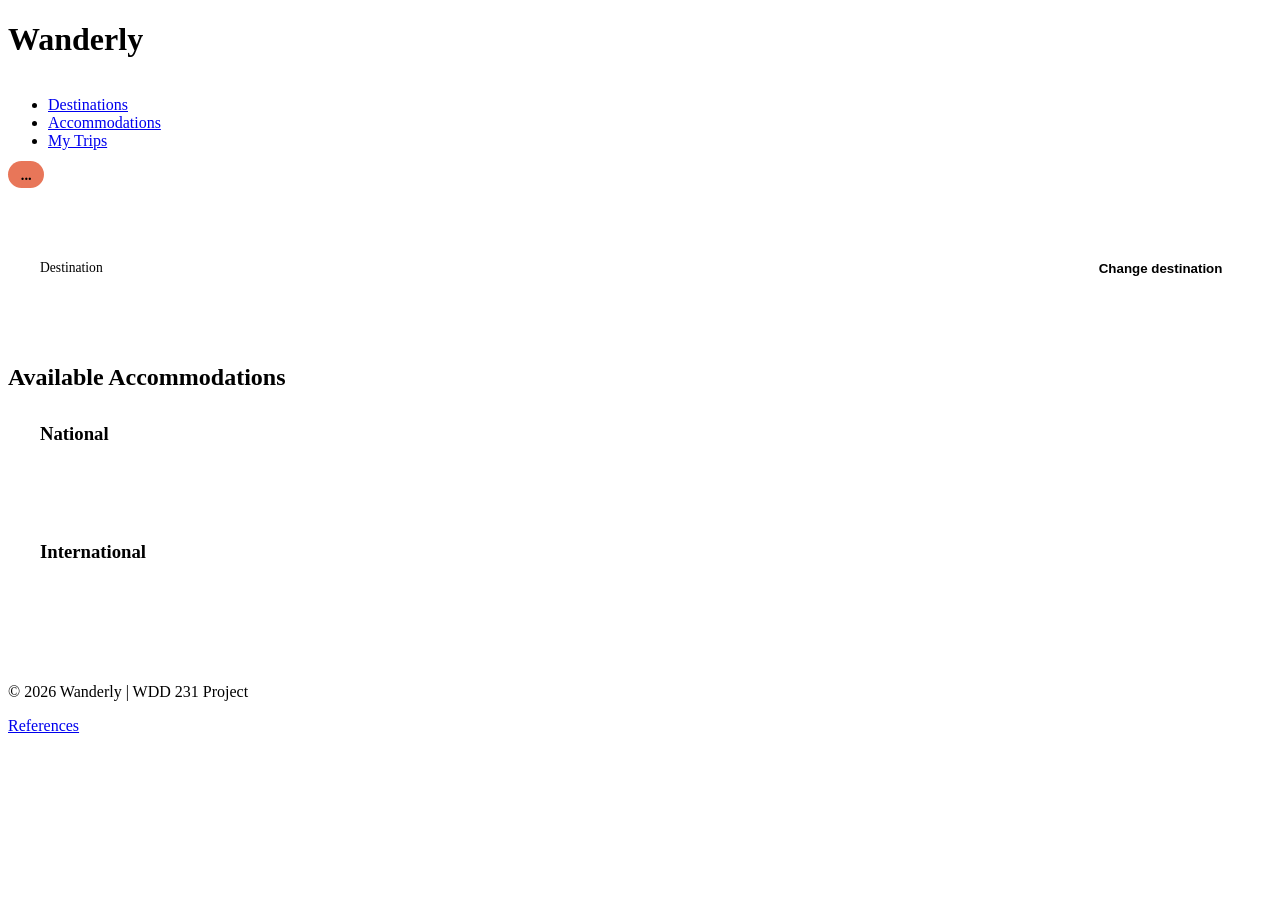
<file: project/acomodations.html>
<!-- listings.html -->

<!DOCTYPE html>
<html lang="en">

<head>
    <meta charset="UTF-8">
    <title>Wanderly | Accommodations</title>
    <meta name="viewport" content="width=device-width, initial-scale=1.0">
    <meta name="description" content="Browse available accommodations.">
    <meta name="author" content="Jéssica Seniw">

    <!-- CSS -->
    <link rel="stylesheet" href="styles/wanderly-small.css">
    <link rel="stylesheet" href="styles/wanderly-large.css">
    <script src="scripts/wanderly.js" defer></script>

    <link rel="preconnect" href="https://fonts.googleapis.com">
    <link rel="preconnect" href="https://fonts.gstatic.com" crossorigin>
    <link href="https://fonts.googleapis.com/css2?family=Poppins:wght@400;600&family=Roboto&display=swap"
        rel="stylesheet">
</head>

<body>
    <header class="main-header">
        <div class="logo">
            <h1>Wanderly</h1>
        </div>

        <nav class="main-nav">
            <ul>
                <li><a href="wanderly.html">Destinations</a></li>
                <li><a href="accommodations.html">Accommodations</a></li>
                <li><a href="trips.html">My Trips</a></li>
            </ul>
        </nav>

        <div class="header-actions">
            <span class="route-display" id="selected-route">...</span>
        </div>
    </header>

    <section class="search-summary">
        <div class="search-info">
            <span class="label">Destination</span>
            <strong id="current-destination"></strong>
            <span id="stay-period" class="stay-period"></span>
        </div>

        <button class="change-btn" onclick="changeDestination()">
            Change destination
        </button>
    </section>

    <main>
        <section id="listings">
            <h2>Available Accommodations</h2>

            <h3 class="section-subtitle">National</h3>
            <div class="grid national-grid"></div>

            <h3 class="section-subtitle">International</h3>
            <div class="grid international-grid"></div>
        </section>
    </main>

    <footer>
        <p>&copy; 2026 Wanderly | WDD 231 Project</p>
        <a href="references.html">References</a>
    </footer>
</body>

</html>
</file>
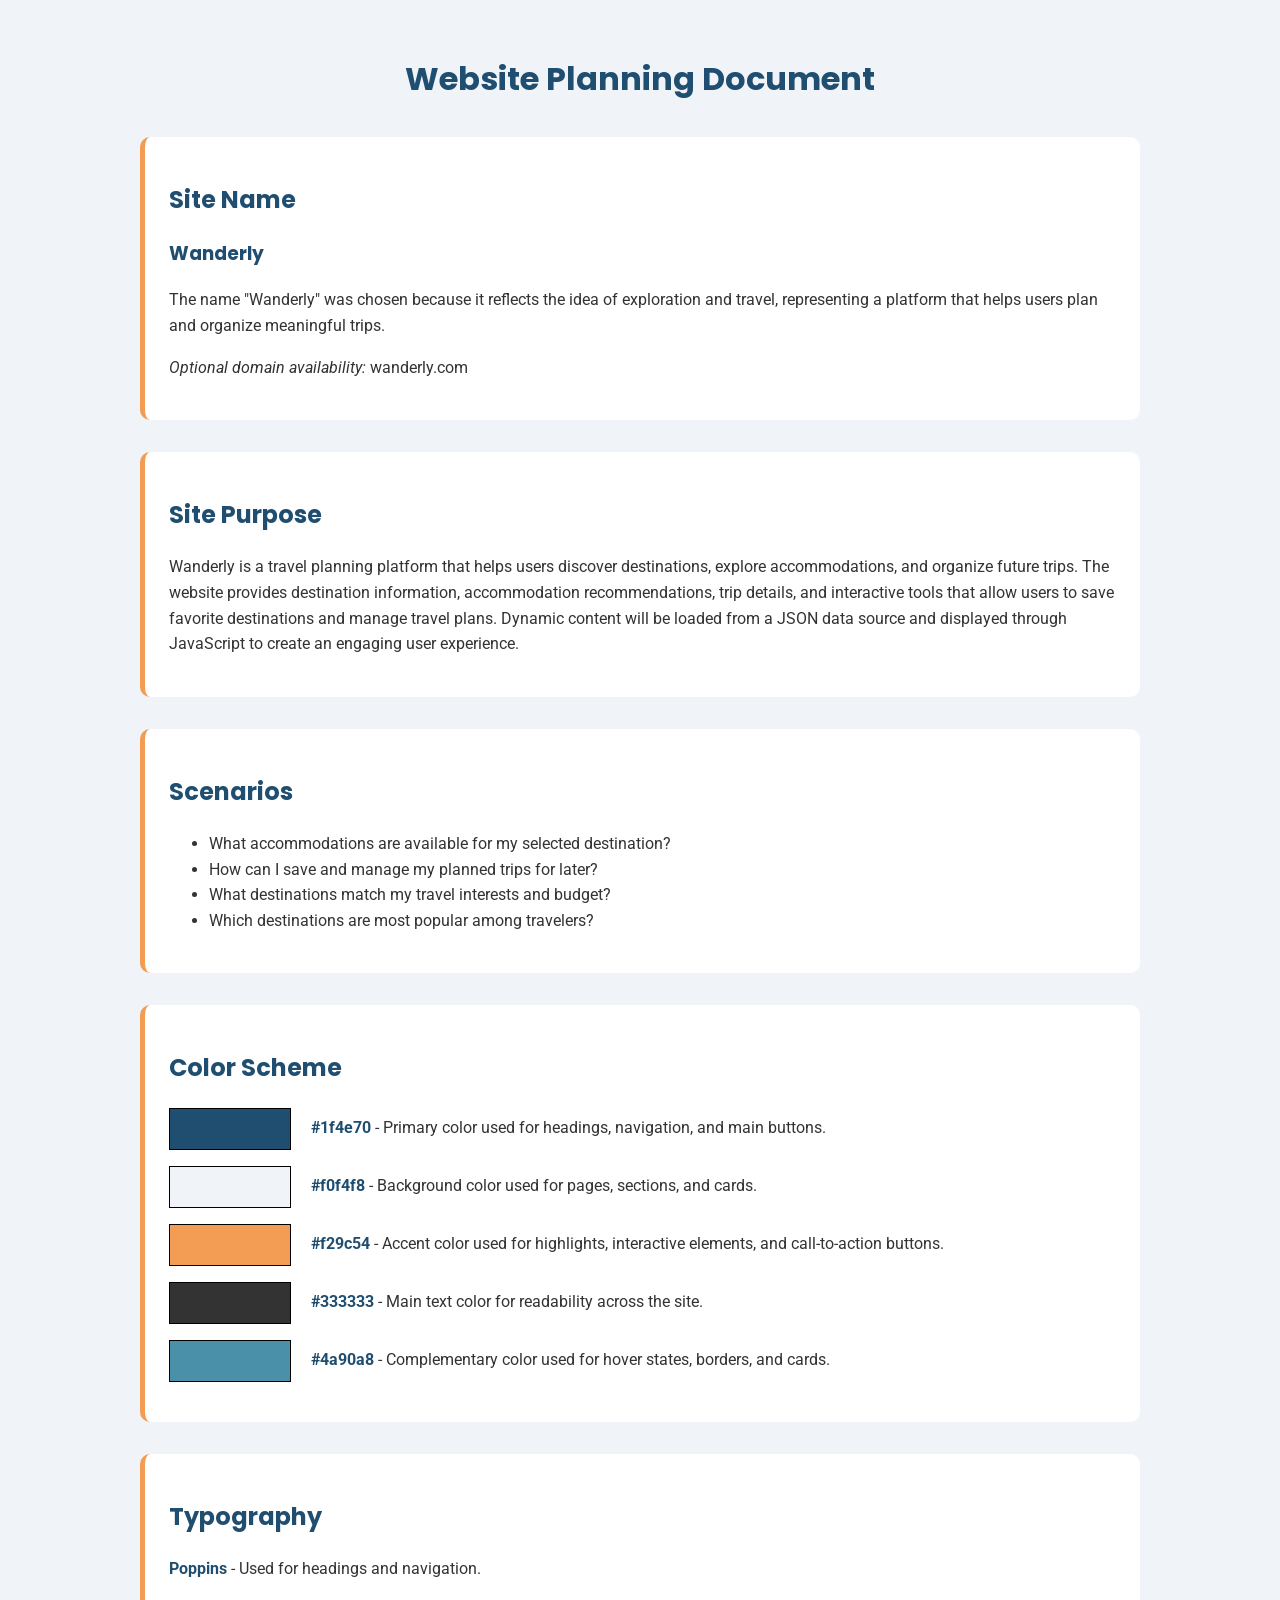
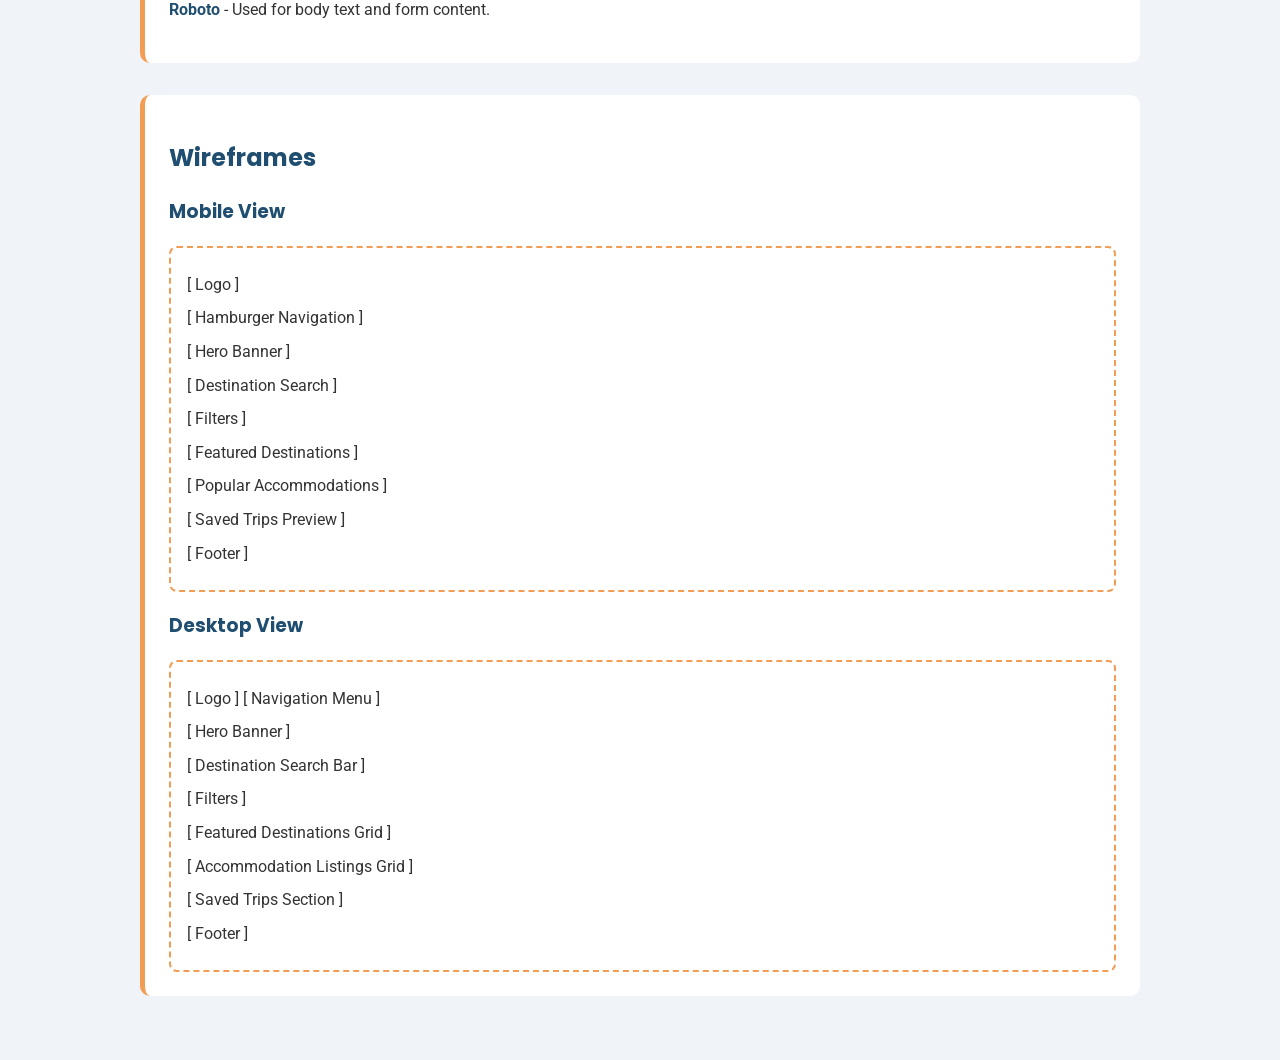
<file: project/project-siteplan.html>
<!-- Project Site Plan HTML -->

<!DOCTYPE html>
<html lang="en">

<head>
    <meta charset="UTF-8">
    <title>Site Plan - Wanderly</title>
    <meta name="viewport" content="width=device-width, initial-scale=1.0">
    <meta name="description"
        content="Wanderly is a platform that helps users search destinations, explore accommodations, and organize trips in one place">
    <meta name="author" content="Jessica Seniw">

    <!-- Google Fonts -->
    <link rel="preconnect" href="https://fonts.googleapis.com">
    <link rel="preconnect" href="https://fonts.gstatic.com" crossorigin>
    <link href="https://fonts.googleapis.com/css2?family=Poppins:wght@400;600&family=Roboto&display=swap"
        rel="stylesheet">

    <!-- External CSS -->
    <link rel="stylesheet" href="styles/project-siteplan.css">

</head>

<body>

    <!-- Header Section -->
    <header>
        <h1>Website Planning Document</h1>
    </header>

    <!-- Site Name Section -->
    <section>
        <h2>Site Name</h2>
        <h3>Wanderly</h3>
        <p>
            <!-- Explanation of why the site name was chosen -->
            The name "Wanderly" was chosen because it reflects the idea of exploration
            and travel, representing a platform that helps users plan and organize
            meaningful trips.
        </p>
        <p><em>Optional domain availability:</em> wanderly.com</p>
    </section>

    <!-- Site Purpose Section -->
    <section>
        <h2>Site Purpose</h2>

        <p>
            Wanderly is a travel planning platform that helps users discover destinations,
            explore accommodations, and organize future trips. The website provides
            destination information, accommodation recommendations, trip details,
            and interactive tools that allow users to save favorite destinations and
            manage travel plans. Dynamic content will be loaded from a JSON data source
            and displayed through JavaScript to create an engaging user experience.
        </p>
    </section>

    <!-- Scenarios Section -->
    <section>
        <h2>Scenarios</h2>

        <ul>
            <li>What accommodations are available for my selected destination?</li>

            <li>How can I save and manage my planned trips for later?</li>

            <li>What destinations match my travel interests and budget?</li>

            <li>Which destinations are most popular among travelers?</li>
        </ul>
    </section>

    <!-- Color Scheme Section -->
    <section>
        <h2>Color Scheme</h2>
        <p>
            <span class="color-box primary"></span>
            <strong>#1f4e70</strong> - Primary color used for headings, navigation, and main buttons.
        </p>
        <p>
            <span class="color-box secondary"></span>
            <strong>#f0f4f8</strong> - Background color used for pages, sections, and cards.
        </p>
        <p>
            <span class="color-box accent"></span>
            <strong>#f29c54</strong> - Accent color used for highlights, interactive elements, and call-to-action
            buttons.
        </p>
        <p>
            <span class="color-box text"></span>
            <strong>#333333</strong> - Main text color for readability across the site.
        </p>
        <p>
            <span class="color-box complementary"></span>
            <strong>#4a90a8</strong> - Complementary color used for hover states, borders, and cards.
        </p>
    </section>

    <!-- Typography Section -->
    <section>
        <h2>Typography</h2>
        <p>
            <strong>Poppins</strong> - Used for headings and navigation.
        </p>
        <p>
            <strong>Roboto</strong> - Used for body text and form content.
        </p>
    </section>

    <!-- Wireframes Section -->
    <section>
        <h2>Wireframes</h2>
    
        <h3>Mobile View</h3>
    
        <div class="wireframe">
            <p>[ Logo ]</p>
            <p>[ Hamburger Navigation ]</p>
    
            <p>[ Hero Banner ]</p>
    
            <p>[ Destination Search ]</p>
    
            <p>[ Filters ]</p>
    
            <p>[ Featured Destinations ]</p>
    
            <p>[ Popular Accommodations ]</p>
    
            <p>[ Saved Trips Preview ]</p>
    
            <p>[ Footer ]</p>
        </div>
    
        <h3>Desktop View</h3>
    
        <div class="wireframe">
            <p>[ Logo ] [ Navigation Menu ]</p>
    
            <p>[ Hero Banner ]</p>
    
            <p>[ Destination Search Bar ]</p>
    
            <p>[ Filters ]</p>
    
            <p>[ Featured Destinations Grid ]</p>
    
            <p>[ Accommodation Listings Grid ]</p>
    
            <p>[ Saved Trips Section ]</p>
    
            <p>[ Footer ]</p>
        </div>
    </section>

</body>

</html>
</file>
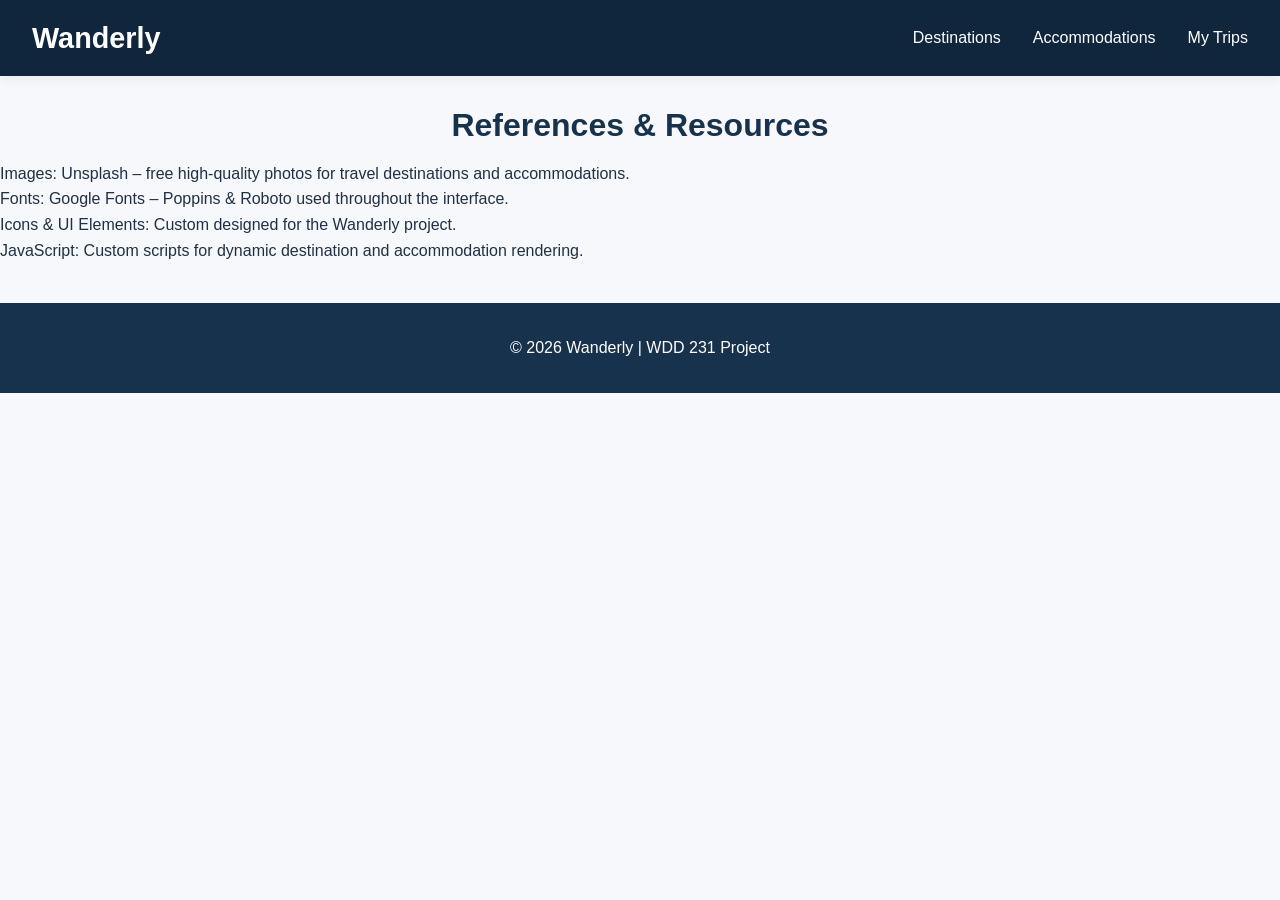
<file: project/references.html>
<!-- references.html -->

<!DOCTYPE html>
<html lang="en">

<head>
    <meta charset="UTF-8">
    <title>References | Wanderly</title>
    <meta name="viewport" content="width=device-width, initial-scale=1.0">
    <meta name="description" content="References and resources used for Wanderly project.">
    <meta name="author" content="Jéssica Seniw">

    <!-- CSS -->
    <link rel="stylesheet" href="styles/wanderly-small.css">
    <link rel="stylesheet" href="styles/wanderly-large.css">
    <link rel="stylesheet" href="styles/wanderly-normalize.css">

    <!-- JavaScript -->
     <script src="scripts/data.js" defer></script>
    <script type="module" src="scripts/wanderly.js"></script>

</head>

<body>
    <header class="main-header">
        <div class="logo">
            <h1>Wanderly</h1>
        </div>

        <nav class="main-nav">
            <ul>
                <li><a href="wanderly.html">Destinations</a></li>
                <li><a href="accommodations.html">Accommodations</a></li>
                <li><a href="trips.html">My Trips</a></li>
            </ul>
        </nav>
    </header>

    <main>
        <section id="references">
            <h2>References & Resources</h2>
            <ul>
                <li>Images: <a href="https://unsplash.com/" target="_blank">Unsplash</a> – free high-quality photos for
                    travel destinations and accommodations.</li>
                <li>Fonts: <a href="https://fonts.google.com/" target="_blank">Google Fonts</a> – Poppins & Roboto used
                    throughout the interface.</li>
                <li>Icons & UI Elements: Custom designed for the Wanderly project.</li>
                <li>JavaScript: Custom scripts for dynamic destination and accommodation rendering.</li>
            </ul>
        </section>
    </main>

    <footer>
        <p>&copy; 2026 Wanderly | WDD 231 Project</p>
    </footer>
</body>

</html>
</file>
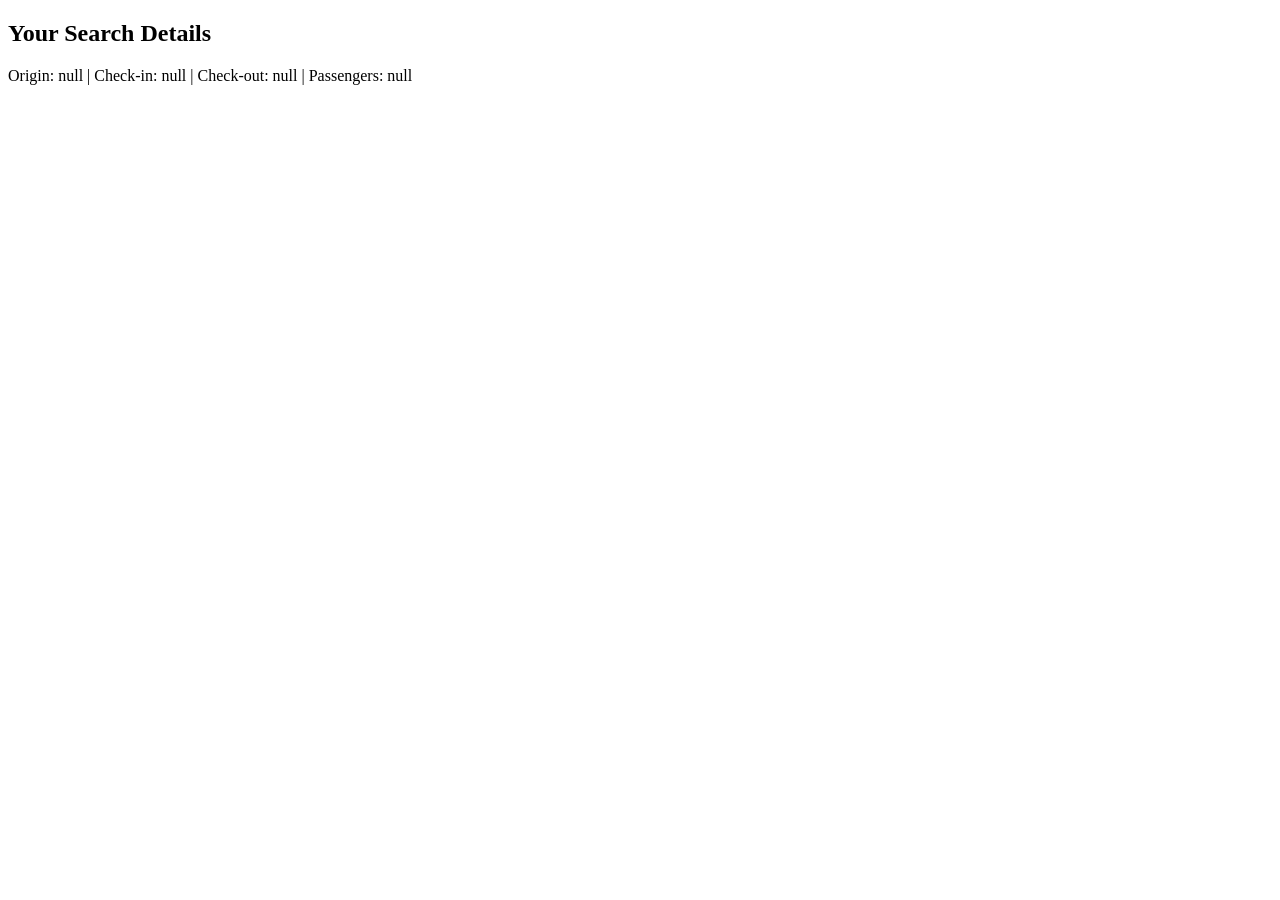
<file: project/results.html>
<!-- results.html -->

<!DOCTYPE html>
<html lang="en">
<head>
  <meta charset="UTF-8">
  <title>Search Results</title>
</head>
<body>

<h2>Your Search Details</h2>
<p id="output"></p>

<script>
  const params = new URLSearchParams(window.location.search);

  document.querySelector("#output").textContent = `
    Origin: ${params.get("origin")}
    | Check-in: ${params.get("checkin")}
    | Check-out: ${params.get("checkout")}
    | Passengers: ${params.get("passengers")}
  `;
</script>

</body>
</html>
</file>
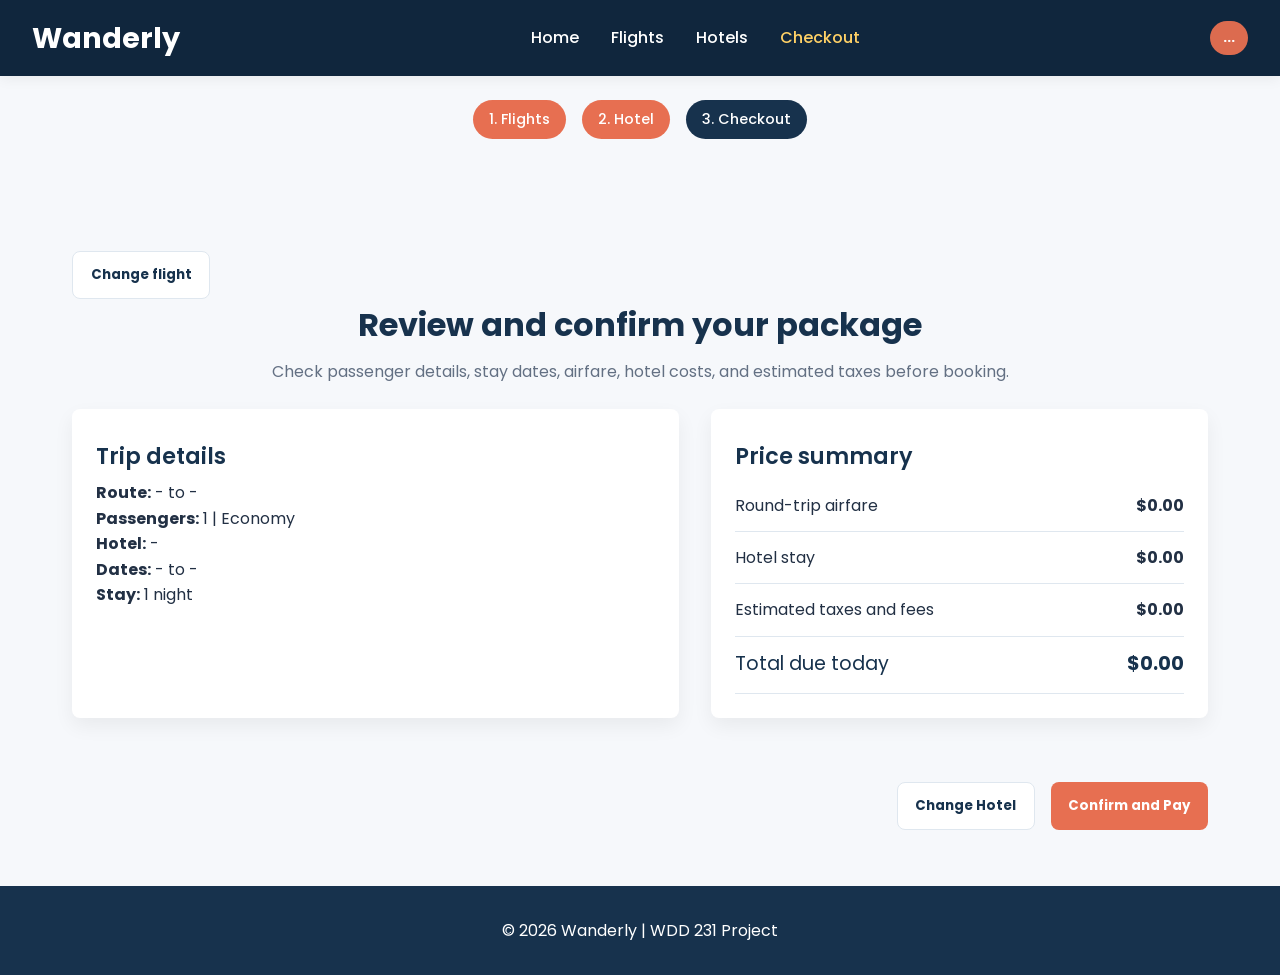
<file: project/trips.html>
<!-- trips.html -->

<!DOCTYPE html>
<html lang="en">

<head>
    <meta charset="UTF-8">
    <title>Wanderly | My Trip</title>
    <meta name="viewport" content="width=device-width, initial-scale=1.0">
    <meta name="description" content="View and manage your saved trips.">
    <meta name="author" content="Jessica Seniw">

    <!-- CSS -->
    <link rel="stylesheet" href="styles/wanderly-normalize.css">
    <link rel="stylesheet" href="styles/wanderly-small.css">
    <link rel="stylesheet" href="styles/wanderly-large.css">

    <!-- JavaScript -->
    <script src="scripts/data.js" defer></script>
    <script type="module" src="scripts/wanderly.js"></script>

    <link rel="preconnect" href="https://fonts.googleapis.com">
    <link rel="preconnect" href="https://fonts.gstatic.com" crossorigin>
    <link href="https://fonts.googleapis.com/css2?family=Poppins:wght@400;600&family=Roboto&display=swap"
        rel="stylesheet">
</head>

<body>
    <!-- HEADER -->
    <header class="main-header">
        <div class="logo">
            <h1>Wanderly</h1>
        </div>

        <button id="menu-toggle" aria-label="Open navigation menu">
        ☰
        </button>

        <nav class="main-nav">
                <ul>
                    <li><a href="/index.html">Home</a></li>
                    <li><a href="wanderly.html">Flights</a></li>
                    <li><a href="accommodations.html">Hotels</a></li>
                    <li><a href="trips.html" class="active">Checkout</a></li>
                </ul>
        </nav>

        <div class="header-actions">
            <span class="route-display" id="selected-route">...</span>
        </div>
    </header>

    <section class="booking-steps">
        <h2 class="sr-only">Booking steps</h2>
        <div class="step completed">1. Flights</div>
        <div class="step completed">2. Hotel</div>
        <div class="step active" aria-current="step">3. Checkout</div>
    </section>

    

    <main>
        <!-- TRIP SUMMARY -->
        <section id="trip-summary">
            <button class="change-btn" onclick="window.location.href='wanderly.html'">
                Change flight
            </button>
            <h2>Review and confirm your package</h2>
            <p class="page-description">Check passenger details, stay dates, airfare, hotel costs, and estimated taxes before booking.</p>

            <div class="summary-content">
                <!-- Block 1: Destination, dates, and accommodation -->
                <div id="trip-info" class="card"></div>

                <!-- Block 2: Prices -->
                <div id="trip-values" class="card"></div>
            </div>
        </section>

        <div class="trip-actions">

            <button class="secondary-btn"
                    onclick="window.location.href='accommodations.html'">
                Change Hotel
            </button>

            <button 
                type="button" class="primary-btn" id="confirm-booking"> Confirm and Pay
            </button>

        </div>

        <div id="booking-message" aria-live="polite"></div>

        <dialog id="confirmation-modal">
            <h3>Booking confirmed</h3>
            <p>Your trip has been successfully booked.</p>
            <button id="close-modal" type="button">Close</button>
        </dialog>
    </main>

    <footer>
        <p>&copy; 2026 Wanderly | WDD 231 Project</p>
    </footer>
</body>

</html>
</file>
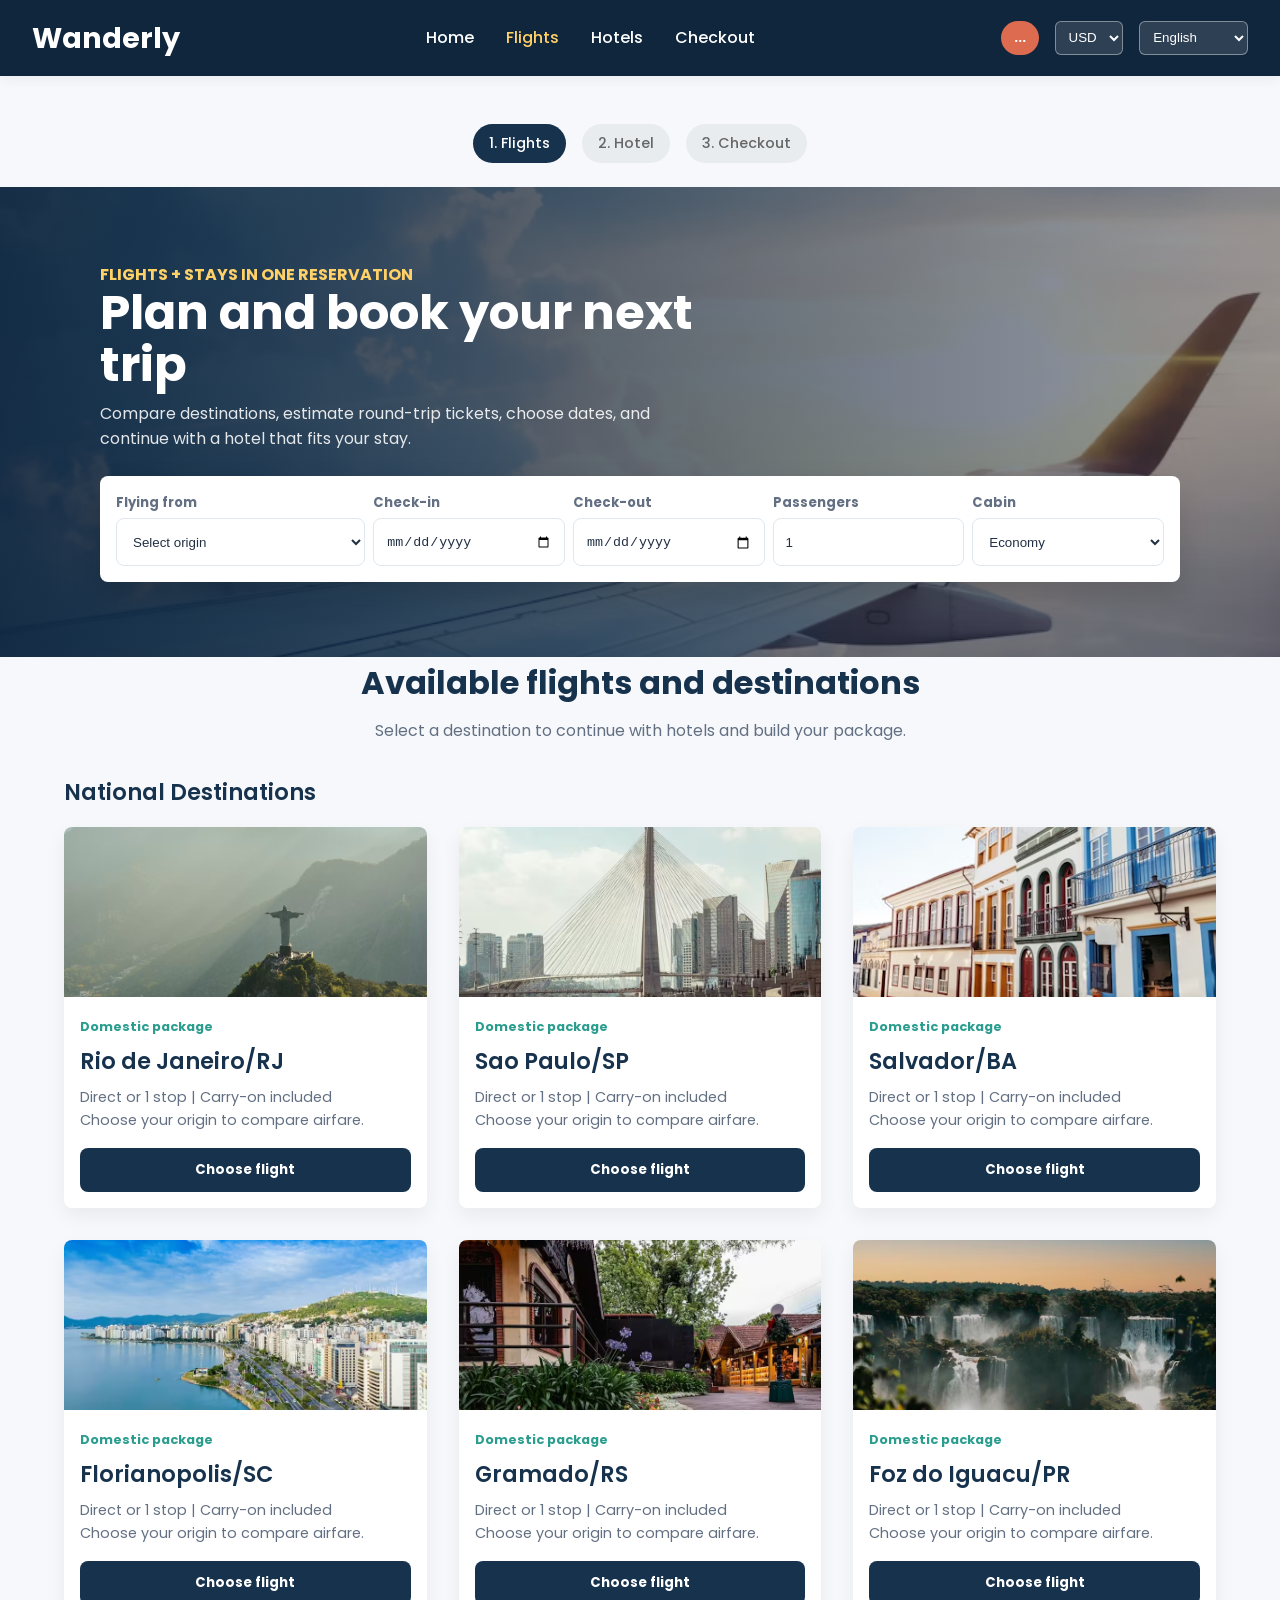
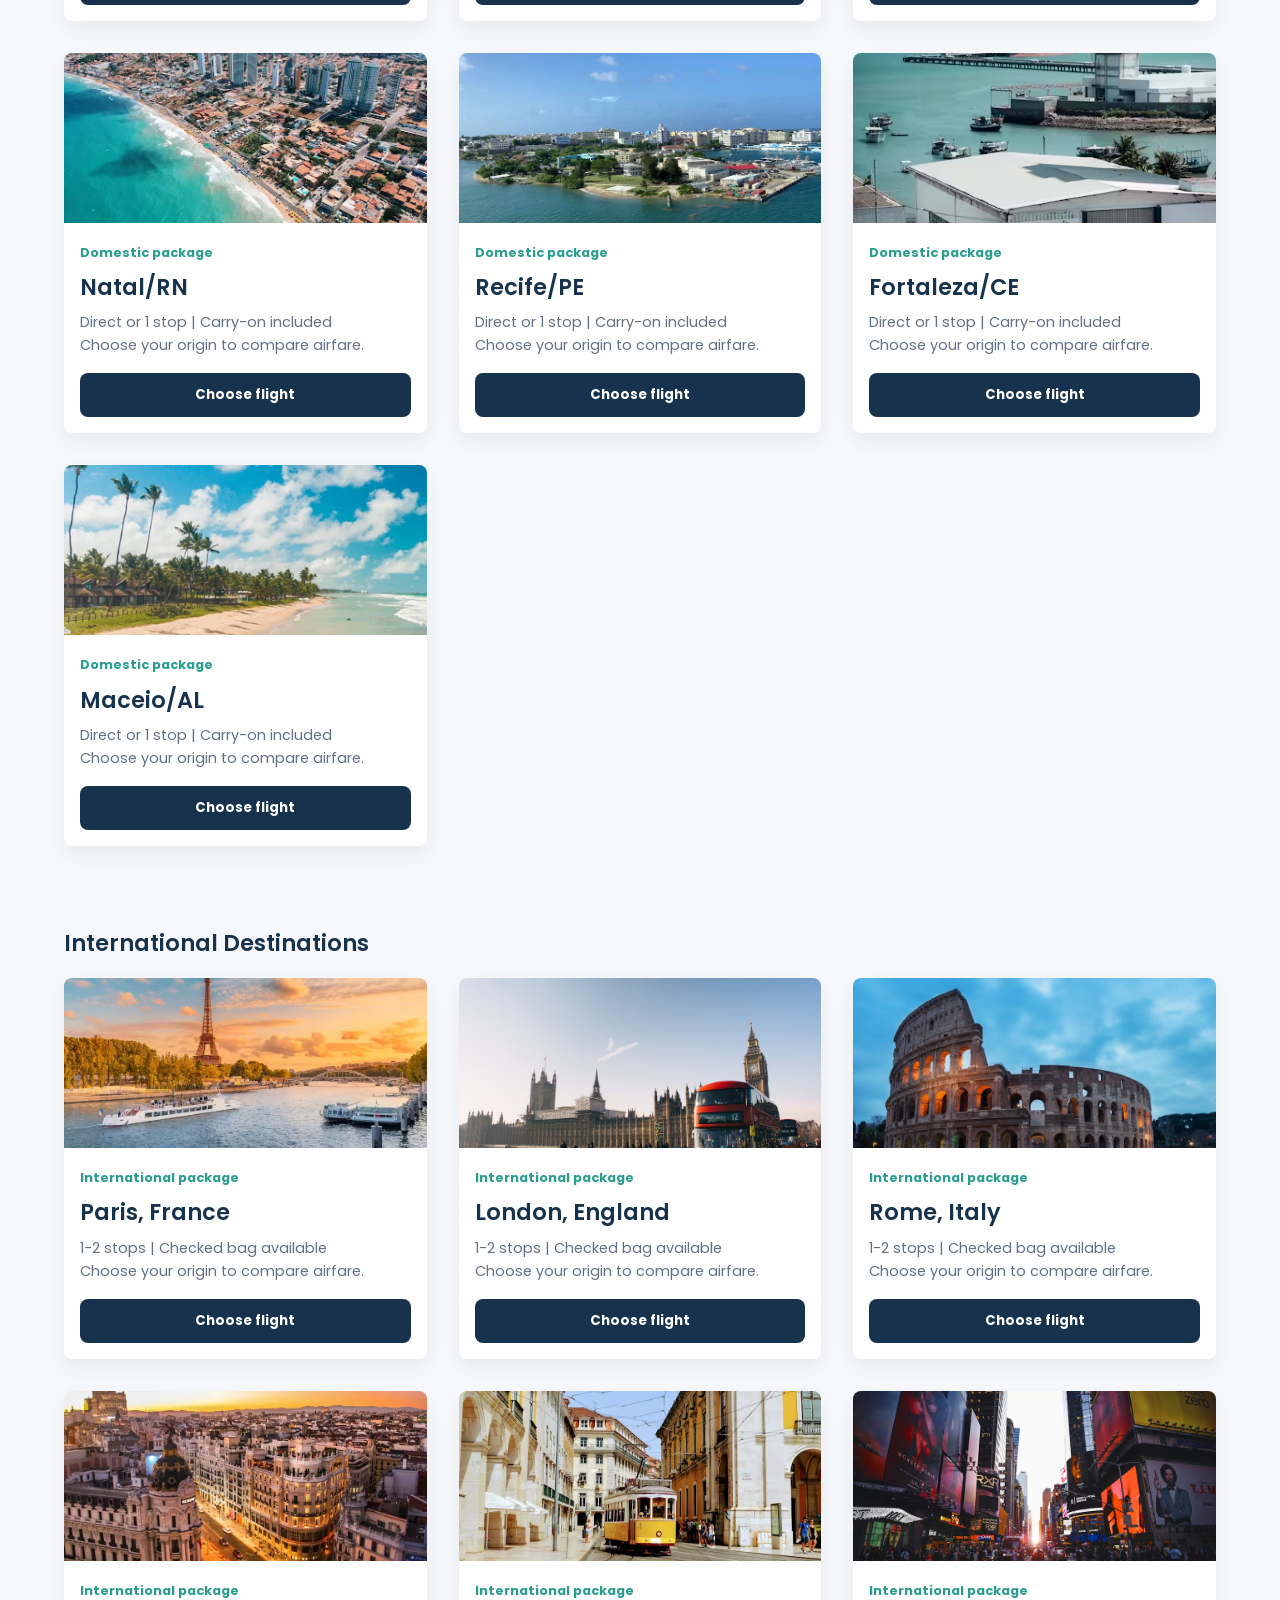
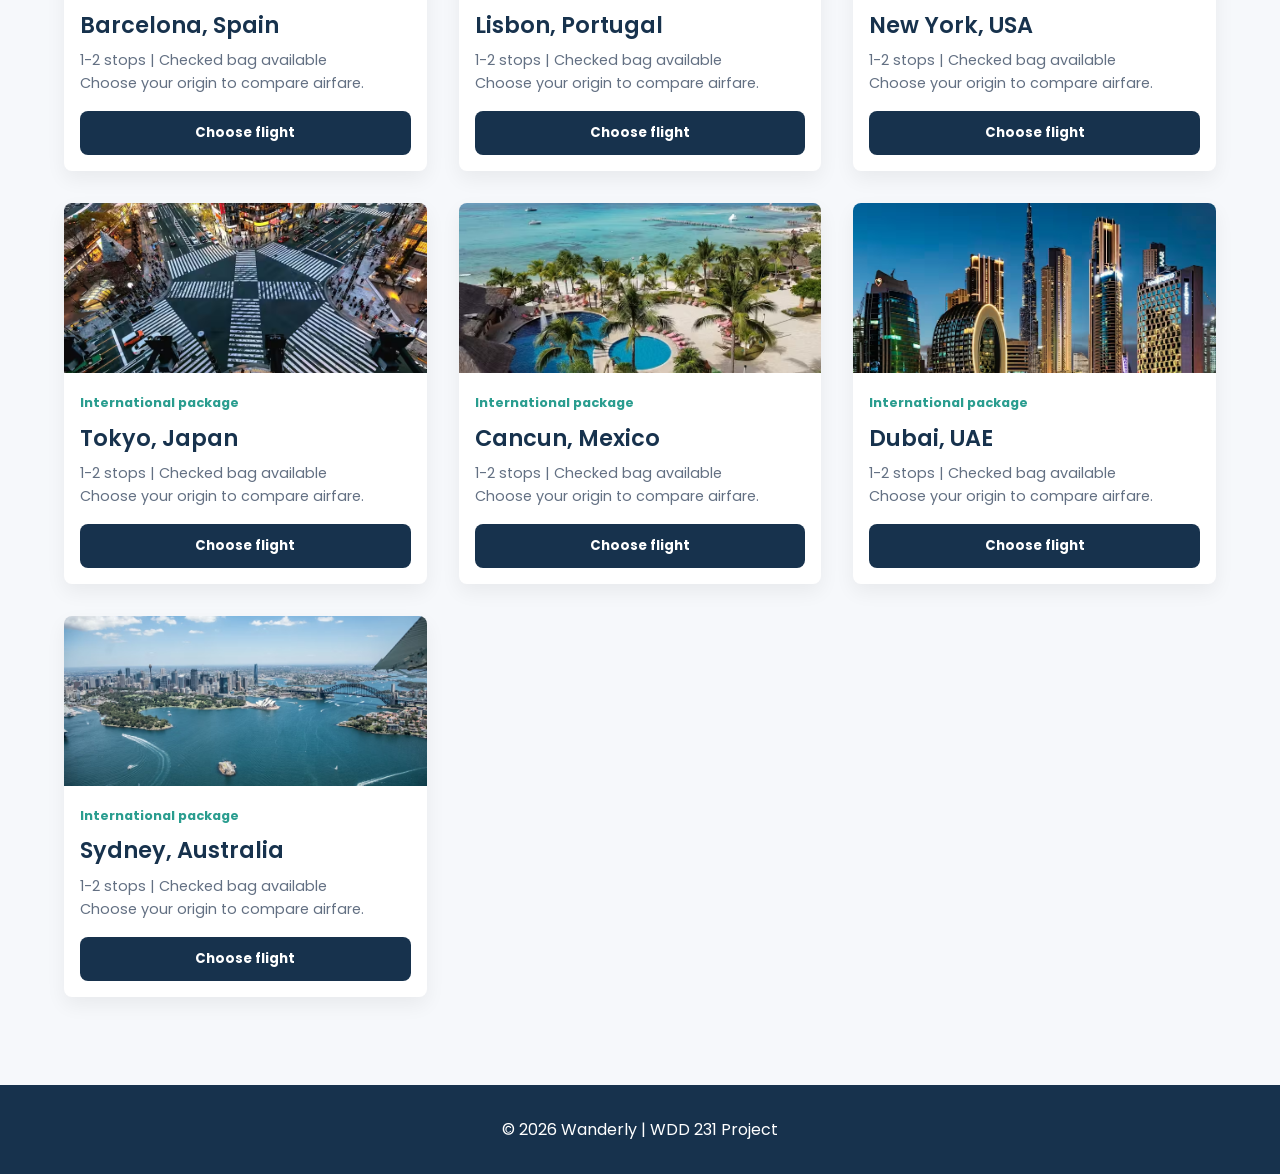
<file: project/wanderly.html>
﻿<!DOCTYPE html>
<html lang="en">
<head>
    <meta charset="UTF-8">
    <title>Wanderly | Flights</title>

    <meta name="viewport" content="width=device-width, initial-scale=1.0">
    <meta name="description" content="Search destinations and plan your next trip with Wanderly.">
    <meta name="author" content="Jessica Seniw">

    <!-- CSS -->
    <link rel="stylesheet" href="styles/wanderly-normalize.css">
    <link rel="stylesheet" href="styles/wanderly-small.css">
    <link rel="stylesheet" href="styles/wanderly-large.css">

    <!-- JavaScript -->
    <script src="scripts/data.js" defer></script>
    <script type="module" src="scripts/wanderly.js"></script>

    <!-- Fonts -->
    <link rel="preconnect" href="https://fonts.googleapis.com">
    <link rel="preconnect" href="https://fonts.gstatic.com" crossorigin>
    <link href="https://fonts.googleapis.com/css2?family=Poppins:wght@400;600&family=Roboto&display=swap" rel="stylesheet">

    <meta name="theme-color" content="#000000">
</head>

<body>

<header class="main-header">

    <div class="logo">
        <h1>Wanderly</h1>
    </div>

    <button id="menu-toggle" aria-label="Open navigation menu">☰</button>

    <nav class="main-nav" aria-label="Main navigation">
        <ul>
            <li><a href="/index.html">Home</a></li>
            <li><a href="wanderly.html" class="active">Flights</a></li>
            <li><a href="accommodations.html">Hotels</a></li>
            <li><a href="trips.html">Checkout</a></li>
        </ul>
    </nav>

    <div class="header-actions">
        <span id="selected-route">...</span>

        <select id="currency">
            <option value="USD">USD</option>
            <option value="BRL">BRL</option>
            <option value="EUR">EUR</option>
        </select>

        <select id="language">
            <option value="en">English</option>
            <option value="pt">Portuguese</option>
        </select>
    </div>

</header>

<main>

    <!-- Booking steps -->
    <section class="booking-steps">
        <h2 class="sr-only">Booking steps</h2>
        <div class="step active" aria-current="step">1. Flights</div>
        <div class="step">2. Hotel</div>
        <div class="step">3. Checkout</div>
    </section>

    <!-- Hero / Search -->
    <section class="hero">
        <div class="hero-overlay">

            <p class="eyebrow">Flights + stays in one reservation</p>
            <h2>Plan and book your next trip</h2>
            <p class="hero-copy">
                Compare destinations, estimate round-trip tickets, choose dates, and continue with a hotel that fits your stay.
            </p>

            <!-- ✅ FORM ÚNICO E CORRETO -->
            <form id="searchForm" class="search-form">

                <div class="form-field">
                    <label for="origin">Flying from</label>
                    <select id="origin" required>
                        <option value="" disabled selected>Select origin</option>
                    </select>
                </div>

                <div class="form-field">
                    <label for="checkin">Check-in</label>
                    <input type="date" id="checkin" required>
                </div>

                <div class="form-field">
                    <label for="checkout">Check-out</label>
                    <input type="date" id="checkout" required>
                </div>

                <div class="form-field compact-field">
                    <label for="passengers">Passengers</label>
                    <input type="number" id="passengers" min="1" max="8" value="1" required>
                </div>

                <div class="form-field compact-field">
                    <label for="cabin">Cabin</label>
                    <select id="cabin">
                        <option value="Economy">Economy</option>
                        <option value="Premium Economy">Premium Economy</option>
                        <option value="Business">Business</option>
                    </select>
                </div>

            </form>

        </div>
    </section>

    <!-- Intro -->
    <section class="page-intro">
        <h2 id="destinations-title">Available flights and destinations</h2>
        <p>Select a destination to continue with hotels and build your package.</p>
    </section>

    <!-- Destinations -->
    <section id="destinations">

        <h3 class="section-subtitle">National</h3>
        <div class="grid national-grid"></div>

        <h3 class="section-subtitle">International</h3>
        <div class="grid international-grid"></div>

    </section>

</main>

<footer>
    <p>&copy; 2026 Wanderly | WDD 231 Project</p>
</footer>

</body>
</html>
</file>
<file: styles/large.css>
/* LARGE.CSS */

@media (min-width: 768px) {

    /* ================= Navigation ================= */
    .navigation {
        padding: 1rem 3rem;
    }

    .navigation button {
        font-size: 2rem;
    }

    .navigation ul {
        top: 72px;
        flex-direction: row;
        justify-content: center;
        gap: 3rem;
    }

    /* ================= Main Layout ================= */
    main {
        max-width: 1200px;
        margin: 0 auto;
        padding: 1rem;

        display: block;
        grid-template-columns: 2fr 1fr;
        grid-template-areas:
            "title title"
            "about photo"
            "courses courses";
        gap: 1rem;
    }

    main h1 {
        grid-area: title;
        margin-bottom: 0.5rem;
    }

    .about {
        grid-area: about;
        display: flex;
        flex-direction: column;
    }

    .photo {
        grid-area: photo;
        display: flex;
        flex-direction: column;
    }

    .courses {
        grid-area: courses;
    }

    /* ================= Equal Height Cards ================= */
    .about .card-content,
    .photo .card-content {
        flex: 1;
        display: flex;
    }

    .about p {
        flex: 1;
    }

    .photo .card-content {
        align-items: center;
        justify-content: center;
    }

    .photo img {
        max-width: 50%;
        height: auto;
    }

    /* ================= Courses ================= */
    .course-list {
        grid-template-columns: repeat(3, 1fr);
    }

    /* ================= Social Icons ================= */
    .icon-social {
        margin: 0.75rem 0;
    }

    /* ================= Footer ================= */
    footer {
        flex-direction: row;
        justify-content: space-between;
        align-items: center;
        text-align: left;
        padding: 1rem 3rem;
    }
}
</file>
<file: styles/small.css>
/* SMALL.CSS */

/* ================= Navigation ================= */
.navigation {
    background-color: #0f172a;
    color: #ffffff;
    padding: 1rem 1.25rem;

    display: flex;
    align-items: center;
    gap: 0.75rem;
    position: relative;
}

/* Logo + site name */
.logo {
    display: flex;
    align-items: center;
    gap: 0.5rem;
    text-decoration: none;
}

.logo img {
    width: 40px;
    height: auto;
    /* força o SVG a ficar branco */
    filter: brightness(0) invert(1);
}

/* Site name */
.navigation p {
    margin: 0;
    font-size: 1rem;
    font-weight: 700;
    white-space: nowrap;
}

/* Hamburger */
.navigation button {
    margin-left: auto;
    font-size: 1.75rem;
    background: none;
    border: none;
    color: #ffffff;
    cursor: pointer;
}

/* Navigation links */
.navigation ul {
    list-style: none;
    margin: 0;
    padding: 1rem 0;

    position: Static;
    top: 72px;
    left: 0;
    width: 100%;

    background-color: #0f172a;

    display: none;
    flex-direction: column;
    align-items: center;
    gap: 1.25rem;
}

.navigation ul.open {
    display: flex;
}

.navigation a {
    color: #ffffff;
    text-decoration: none;
    font-size: 1rem;
}

.navigation a.active {
    font-weight: 700;
    border-bottom: 2px solid #38bdf8;
}

/* ================= Main ================= */
main {
    padding: 1rem;
}

main h1 {
    margin: 0 0 1rem 0;
}

/* Sections */
section {
    margin-bottom: 1.25rem;
}

section h2 {
    background-color: #1f1f1f;
    color: #ffffff;
    padding: 0.5rem;
    font-size: 1rem;
    text-align: center;
    margin: 0;
}

/* About */
.about p {
    background-color: #e5e5e5;
    padding: 1rem;
    margin: 0;
}

/* Student photo */
.photo img {
    width: 80%;
    display: block;
}

/* ================= Courses ================= */
.courses h2 {
    margin-bottom: 0.5rem;
}

.course-filters {
    display: flex;
    gap: 0.5rem;
    margin-bottom: 0.75rem;
}

.course-filters button {
    flex: 1;
    padding: 0.5rem;
    background-color: #d9d9d9;
    border: 1px solid #aaa;
    cursor: pointer;
}

.course-list {
    display: grid;
    grid-template-columns: 1fr;
    gap: 0.75rem;
}

.course {
    background-color: #d9d9d9;
    padding: 0.75rem;
    text-align: center;
    border: 1px solid #aaa;
}

.course.completed {
    background-color: #e0f2fe;
    border: 2px solid #156e94;
    font-weight: 700;
}

.credits {
    text-align: center;
    font-size: 0.9rem;
    margin: 0.75rem 0 0;
}

/* ================= Social Icons ================= */
.icon-social {
    display: flex;
    justify-content: center;
    gap: 1.5rem;
    margin: 0.5rem 0;
}

.icon-social img {
    width: 30px;
    height: 30px;
}

/* ================= Footer ================= */
footer {
    background-color: #0f172a;
    color: #ffffff;
    padding: 1rem;
    text-align: center;

    display: flex;
    flex-direction: column;
    gap: 0.25rem;
}
</file>
<file: chamber/styles/directory-small.css>
/* DIRECTORY-SMALL.CSS */

/* ================= HERO ================= */

.hero {
    position: relative;
    border-radius: 12px;
    overflow: hidden;
}

.hero img {
    width: 100%;
    height: 320px;
    object-fit: cover;
}

.hero-content {
    position: absolute;
    inset: 0;

    display: flex;
    flex-direction: column;
    justify-content: center;
    align-items: center;

    background: rgba(0, 0, 0, 0.451);

    color: white;
    text-align: center;
    padding: 1rem;
}

.hero-content h2 {
    font-size: 2rem;
    margin-bottom: 1rem;
}

.cta-button {
    background-color: var(--darkblue);
    color: white;
    text-decoration: none;

    padding: 1rem 2rem;
    border-radius: 8px;

    font-weight: 700;
}

/* ================= View Buttons (Directory only) ================= */
.view-buttons {
    display: flex;
    justify-content: center;
    gap: 0.75rem;
    margin-bottom: 1rem;
}

.view-buttons button {
    width: 44px;
    height: 44px;
    background-color: transparent;
    border: 1px solid rgb(203, 213, 245);
    border-radius: 6px;
    cursor: pointer;

    display: flex;
    align-items: center;
    justify-content: center;
}

.view-buttons button img {
    width: 22px;
    height: 22px;
}

.view-buttons button.active {
    background-color: var(--secondary-color);
    outline: 2px solid var(--darkblue2);
}

/* ================= Directory Page ================= */
#members.grid-view {
    display: grid;
    grid-template-columns: 1fr;
    gap: 1rem;
}

#members.list-view {
    display: flex;
    flex-direction: column;
    gap: 1rem;
}

.member-card {
    background-color: var(--secondary-color);
    padding: 1rem;
    border-radius: 6px;
    text-align: center;
}

#members.grid-view .member-card img {
    width: 100%;
    height: 200px;
    object-fit: cover;
    display: block;
    border-radius: 4px;
    margin-bottom: 0.5rem;
}

#members.list-view .member-card img {
    display: none;
}

.member-card h2 {
    margin: 0.5rem 0;
    font-size: 1.1rem;
}

.member-card p {
    margin: 0.25rem 0;
}

.member-card a {
    color: var(--darkblue2);
    font-weight: 600;
}

/*=================Footer=================*/

.footer-info {
    font-size: 0.9rem;
}

/* =====================================================
   HOME PAGE
===================================================== */

.home-grid {
    display: flex;
    flex-direction: column;
    gap: 1.5rem;
}

/* ================= WEATHER ================= */

.weather-card {
    background-color: var(--secondary-color);
    border-radius: 12px;
    padding: 2rem;

    display: flex;
    flex-direction: column;
    gap: 1.5rem;
}

.weather-item {
    display: flex;
    align-items: center;
    justify-content: center;
    gap: 1rem;
    text-align: center;
}

.weather-item img {
    width: 40px;
}

.weather-item h2,
.weather-item h3,
.weather-item p {
    margin: 0;
}

.temperature {
    font-size: 2.3rem;
    font-weight: 700;
}

#weatherDescription {
    text-transform: capitalize;
    font-size: 0.95rem;
    color: var(--text-muted);
    margin-top: 0.25rem;
}

/* ================= BOTTOM GRID ================= */

.bottom-grid {
    display: flex;
    flex-direction: column;
    gap: 1.5rem;
}

/* ================= COMMUNITY ================= */

.community-card,
.spotlight-card {
    background-color: var(--secondary-color);
    border-radius: 12px;
    padding: 2rem;
}

.community-card {
    text-align: center;
}

/* COMMUNITY HEADER */

.community-header {
    display: flex;
    align-items: center;
    justify-content: center;
    gap: 1rem;
    margin-bottom: 1.5rem;
}

.community-header img {
    width: 50px;
    margin: 0;
}

.community-header h2 {
    margin: 0;
    font-size: 1.5rem;
}

/* COMMUNITY MAIN IMAGE */

.community-card>img {
    width: 100%;
    height: 220px;
    object-fit: cover;
    border-radius: 8px;
    margin-bottom: 1.5rem;
}

.community-card p {
    margin-bottom: 2rem;
}

.community-card a {
    display: inline-block;
    background-color: var(--darkblue);
    color: white;
    text-decoration: none;
    padding: 1rem 2rem;
    border-radius: 8px;
    font-weight: 700;
}

/* ================= SPOTLIGHT ================= */

.spotlight-header {
    display: flex;
    align-items: center;
    gap: 1rem;
    margin-bottom: 2rem;
}

.spotlight-header img {
    width: 60px;
}

.spotlight-header h2 {
    margin: 0;
}

/* DYNAMIC SPOTLIGHTS */

#spotlights {
    display: flex;
    flex-direction: column;
}

#spotlights .business {
    display: flex;
    gap: 1rem;
    align-items: center;
    padding: 1rem 0;
}

#spotlights .business img {
    width: 200px;
    height: 130px;
    object-fit: cover;
    border-radius: 8px;
}

#spotlights .business h3 {
    margin: 0 0 0.5rem;
}

#spotlights .business p {
    margin: 0.25rem 0;
}

#spotlights .business a {
    color: var(--darkblue);
    font-weight: 600;
    text-decoration: none;
}

#spotlights .business+.business {
    border-top: 1px solid var(--border-color);
}

/* =====================================================
   JOIN PAGE
===================================================== */

input:focus,
select:focus,
textarea:focus,
button:focus {
    outline: 3px solid var(--darkblue);
    outline-offset: 2px;
}

.join-container {
    display: flex;
    flex-direction: column;
    gap: 2rem;
}

.form-note {
    display: block;
    margin-bottom: 1.5rem;
    font-style: italic;
}

.join-form {
    width: 100%;
    display: block;
}

.join-form form {
    display: flex;
    flex-direction: column;
    gap: 1rem;
}

.form-group {
    display: flex;
    flex-direction: column;
}

.form-group label {
    font-weight: 600;
    margin-bottom: .4rem;
}

.form-group input,
.form-group select,
.form-group textarea {
    width: 100%;
    padding: .85rem;
    border: 1px solid var(--border-color);
    border-radius: 6px;
    font-size: 1rem;
    box-sizing: border-box;
}

input[type="submit"] {
    background-color: var(--darkblue);
    color: white;
    border: none;
    border-radius: 8px;
    padding: 1rem;
    cursor: pointer;
    font-weight: 700;
    transition: .2s;
}

input[type="submit"]:hover {
    opacity: .9;
}

.membership-cards {
    display: flex;
    flex-direction: column;
    gap: 1rem;
}

.membership-card h2 {
    margin-top: 0;
}

.membership-card button {
    background-color: var(--darkblue);
    color: white;
    border: none;
    border-radius: 6px;
    padding: .75rem 1rem;
    cursor: pointer;
    font-weight: 600;
}

/* ================= MODALS ================= */

dialog {
    border: none;
    border-radius: 10px;
    padding: 2rem;
    max-width: 450px;
}

dialog::backdrop {
    background: rgba(0, 0, 0, 0.5);
}

dialog button {
    margin-top: 1rem;
    padding: .75rem 1rem;
    cursor: pointer;
}

/* ================= MEMBERSHIP CARD ANIMATION ================= */

@keyframes cardFadeIn {
    from {
        opacity: 0;
        transform: translateX(30px);
    }

    to {
        opacity: 1;
        transform: translateX(0);
    }
}

.membership-card {
    background: var(--secondary-color);
    padding: 1.5rem;
    border-radius: 10px;
    text-align: center;
    box-shadow: 0 2px 6px rgba(0, 0, 0, .08);

    opacity: 0;
    animation: cardFadeIn .8s ease forwards;
}

.membership-card:nth-child(1) {
    animation-delay: 0.2s;
}

.membership-card:nth-child(2) {
    animation-delay: 0.4s;
}

.membership-card:nth-child(3) {
    animation-delay: 0.6s;
}

.membership-card:nth-child(4) {
    animation-delay: 0.8s;
}

/* ================= THANK YOU PAGE ================= */

.thankyou-page {
    max-width: 800px;
    margin: 0 auto;
}

.thankyou-message {
    margin-bottom: 2rem;
}

.application-summary {
    background-color: var(--secondary-color);
    border-radius: 10px;
    padding: 2rem;
    box-shadow: 0 2px 6px rgba(0, 0, 0, .08);
}

.application-summary h2 {
    background: none;
    color: var(--text-color);
    padding: 0;
    margin-bottom: 1.5rem;
    text-align: left;
}

.application-summary p {
    padding: .75rem 0;
    margin: 0;
    border-bottom: 1px solid var(--border-color);
}

.application-summary p:last-child {
    border-bottom: none;
}

/* =====================================================
   DISCOVER – SMALL (MOBILE)
   ===================================================== */

/* ================= LAYOUT ================= */

.discover-grid {
  display: flex;
  flex-direction: column;
}

/* ================= H2 ================== */

.discover-grid h2,
.sidebar h2,
.sidebar-overlay h2,
.gallery h2 {
    color: var(--border-color) !important;
}

.sidebar-overlay h2 {
    color: #ffffff;
}

.sidebar-overlay h3,
.sidebar-overlay p {
  color: #ffffff;
}

/* ================= HERO ================= */

.sidebar-hero {
  position: relative;
  height: 350px;
  overflow: hidden;
}

.sidebar-hero img {
  width: 100%;
  height: 100%;
  object-fit: cover;
}

/* ================= HERO OVERLAY ================= */

.sidebar-overlay {
  position: absolute;
  inset: 0;

  background: linear-gradient(
    180deg,
    rgba(15, 23, 42, 0.85) 0%,
    rgba(15, 23, 42, 0.65) 60%,
    rgba(15, 23, 42, 0.55) 100%
  );

  color: var(--secondary-color);

  padding: 2rem 2.25rem;

  display: flex;
  flex-direction: column;
  justify-content: center;
  gap: 0;

  animation: overlayFadeUp 0.8s ease forwards;
}

.sidebar-overlay h2 {
  margin: 0;
  font-size: 1.9rem;
  font-weight: 700;
  letter-spacing: 0.04em;
  text-transform: uppercase;
}

.sidebar-overlay h3 {
  margin-top: 0;
  font-size: 1.1rem;
  font-weight: 600;
  color: var(--title-color);
}

.sidebar-overlay p {
  font-size: 0.95rem;
  line-height: 1.6;
  max-width: 520px;
  color: var(--secondary-color)
}

/* ================= DEMOGRAPHIC LIST ================= */

.sidebar-overlay ul {
  list-style: none;
  padding: 0;
  margin: 0;
}

.sidebar-overlay ul li {
  display: flex;
  align-items: center;
  gap: 0.75rem;

  font-size: 0.95rem;
  font-weight: 500;
}

/* ================= SVG ICON SYSTEM ================= */

.sidebar-overlay ul li::before {
  content: "";
  width: 18px;
  height: 18px;
  flex-shrink: 0;

  background-color: rgb(255, 255, 255);

  mask-size: contain;
  mask-repeat: no-repeat;
  mask-position: center;

  -webkit-mask-size: contain;
  -webkit-mask-repeat: no-repeat;
  -webkit-mask-position: center;
}

/* Population */
.sidebar-overlay ul li:nth-child(1)::before {
  mask-image: url("../images/population.svg");
  -webkit-mask-image: url("../images/population.svg");
}

/* Urban Area */
.sidebar-overlay ul li:nth-child(2)::before {
  mask-image: url("../images/urban.svg");
  -webkit-mask-image: url("../images/urban.svg");
}

/* Economy */
.sidebar-overlay ul li:nth-child(3)::before {
  mask-image: url("../images/economy.svg");
  -webkit-mask-image: url("../images/economy.svg");
}

/* ================= GALLERY ================= */

.gallery {
  display: grid;
  grid-template-columns: 1fr;
  gap: 1rem;
  padding: 1rem;
}

/* ================= MOBILE CARDS (NO ANIMATION) ================= */

.discover-card {
  background: var(--secondary-color);
  border-radius: 12px;
  overflow: hidden;
  box-shadow: 0 6px 16px rgba(0,0,0,0.12);

  display: flex;
  flex-direction: column;
}

/* IMAGE */
.discover-card img {
  width: 100%;
  height: 200px;
  object-fit: cover;
  display: block;
}

/* TITLE */
.discover-card h2 {
  font-size: 1.1rem;
  margin: 0;
  padding: 0.75rem 1rem 0.25rem;
  color: var(--text-color);
}

.visually-hidden {
    position: absolute;
    width: 1px;
    height: 1px;
    padding: 0;
    margin: -1px;
    overflow: hidden;
    clip: rect(0, 0, 0, 0);
    white-space: nowrap;
    border: 0;
    }

/* DESCRIPTION */
.discover-card p {
  margin: 0;
  padding: 0 1rem 0.75rem;
  font-size: 0.95rem;
  color: var(--primary-color);
}

/* ADDRESS */
.discover-card address {
  font-style: normal;
  font-size: 0.85rem;
  color: white;
  padding: 0 1rem 0.75rem;
}

.card-front {
  display: flex;
  flex-direction: column;
}

/* BUTTON (LEARN MORE) */
.card-front button {
  margin: 0 1rem 1rem;
  padding: 0.75rem 1rem;
  border: none;
  border-radius: 6px;

  background: var(--primary-color);
  color: rgb(255, 255, 255);
  font-weight: 700;
  cursor: pointer;
}

/* ================= DISABLE FLIP COMPLETELY ON MOBILE ================= */

@media (max-width: 640px) {

  /* desativa flip sem quebrar layout */
  .card-inner {
    transform: none !important;
  }

  .card-back {
    display: none !important;
  }

  .discover-card:hover .card-inner {
    transform: none !important;
  }
}

/* ================= VISIT MESSAGE (TOAST) ================= */

.visit-toast {
  position: fixed;
  top: 5.5rem;
  right: 1.25rem;
  z-index: 999;

  max-width: 320px;
  padding: 1.25rem 1.5rem;

  background: linear-gradient(135deg, var(--darkblue2), var(--darkblue));
  color: rgb(255, 255, 255);

  border-left: 6px solid var(--title-color);
  border-radius: 12px;

  font-size: 0.95rem;
  font-weight: 600;
  line-height: 1.4;

  box-shadow: 0 15px 35px rgba(0, 0, 0, 0.35);

  opacity: 0;
  transform: translateX(30px);
  pointer-events: none;

  transition: opacity 0.4s ease, transform 0.4s ease;
}

.visit-toast.show {
  opacity: 1;
  transform: translateX(0);
}

/* ================= ANIMATION ================= */

@keyframes overlayFadeUp {
  from {
    opacity: 0;
    transform: translateY(12px);
  }
  to {
    opacity: 1;
    transform: translateY(0);
  }
}

/* ================= MOBILE: SHOW FULL CONTENT ================= */

@media (max-width: 640px) {

  .card-inner {
    transform: none !important;
    display: flex;
    flex-direction: column;
  }

  .card-front,
  .card-back {
    position: static;
    transform: none !important;
    backface-visibility: visible;
  }

  .discover-card {
    background: var(--secondary-color);
    border-radius: 14px;
    overflow: hidden;
    box-shadow: 0 6px 18px rgba(0,0,0,0.12);
    display: flex;
    flex-direction: column;
  }

  .card-front figure {
    margin: 0;
    width: 100%;
  }

  .card-front img {
    width: 100%;
    height: 200px;
    object-fit: cover;
    display: block;
  }

  /* ================= TITLE ================= */
  .card-front h2 {
    margin: 0;
    padding: 0.9rem 1rem 0.25rem;
    font-size: 1.2rem;
    font-weight: 700;
    color: white;
  }

  /* ================= BACK CONTENT (VISIBLE ONLY MOBILE) ================= */
  .card-back {
    display: flex !important;
    flex-direction: column;
    gap: 0.5rem;
    padding: 0 1rem 1rem;
    background: transparent;
  }

  .card-back h3 {
    font-size: 0.95rem;
    color: var(--text-muted);
    font-weight: 600;
    margin: 0;
  }

  .card-back p {
    font-size: 0.9rem;
    color: var(--secondary-color);
    line-height: 1.5;
    margin: 0;
  }

  .card-back address {
    font-size: 0.85rem;
    color: var(--text-faded);
    font-style: normal;
  }

  .card-back button {
    margin-top: 0.75rem;
    padding: 0.65rem 1rem;
    border: none;
    border-radius: 8px;
    background: var(--darkblue);
    color: white;
    font-weight: 600;
    cursor: pointer;
  }

  .card-back button:hover {
    opacity: 0.9;
  }

  /* REMOVE HOVER EFFECTS MOBILE */
  .discover-card:hover .card-inner {
    transform: none !important;
  }
}
</file>
<file: chamber/styles/directory-large.css>
/* =================================================
   BASE – LARGE (≥768px)
   ================================================= */
@media (min-width: 768px) {

  /* ================= Navigation ================= */
  #menuButton {
    display: none;
  }

  .navigation {
    padding: 1rem 3rem;
  }

  .navigation ul {
    position: static;
    display: flex !important;
    flex-direction: row;
    margin-left: auto;
    gap: 3rem;
    background: none;
    width: auto;
    padding: 0;
  }

  /* ================= Main ================= */
  main {
    padding: 2rem 3rem;
  }

  /* =================================================
     HOME PAGE
     ================================================= */

  /* HERO */
  .hero img {
    height: 500px;
  }

  .hero-content h2 {
    font-size: 3rem;
  }

  /* WEATHER */
  .weather-card {
    flex-direction: row;
    justify-content: space-between;
    align-items: center;
  }

  .weather-item {
    flex: 1;
  }

  .weather-item:not(:last-child) {
    border-right: 1px solid var(--border-color);
    padding-right: 2rem;
  }

  .weather-main {
    justify-content: flex-start;
    text-align: left;
  }

  /* BOTTOM GRID */
  .bottom-grid {
    display: grid;
    grid-template-columns: 1fr 1fr;
    gap: 1.5rem;
    align-items: start;
  }

  /* COMMUNITY */
  .community-card {
    height: 100%;
  }

  /* SPOTLIGHT */
  .spotlight-card {
    height: 100%;
  }

  #spotlights .business {
    align-items: flex-start;
  }

  #spotlights .business img {
    width: 220px;
    height: 140px;
  }

  /* =================================================
     DIRECTORY PAGE
     ================================================= */

  #members .grid-view {
    grid-template-columns: repeat(3, 1fr);
  }

  #members .list-view .member-card {
    text-align: left;
  }

  /* =================================================
     JOIN PAGE
     ================================================= */

  .join-container {
    display: grid;
    grid-template-columns: minmax(500px, 700px) 320px;
    gap: 3rem;
    justify-content: center;
    align-items: start;
  }

  .join-form {
    width: 100%;
  }

  .membership-cards {
    width: 320px;
    display: flex;
    flex-direction: column;
    gap: 1rem;
  }

  /* =================================================
     FOOTER
     ================================================= */

  footer {
    flex-direction: row;
    justify-content: space-between;
    align-items: center;
    text-align: left;
    padding: 1rem 3rem;
  }
}

/* =================================================
   DISCOVER PAGE — DESKTOP (≥641px)
   ================================================= */
@media (min-width: 641px) {

  .discover-grid {
    display: grid;
    grid-template-columns: repeat(4, 1fr);
    gap: 2rem;
    padding: 0;
  }

  .sidebar {
    grid-column: 1 / -1;
  }

  .sidebar-hero {
    width: 100%;
    height: 500px;
  }

  .gallery {
    grid-column: 1 / -1;
  }

  /* ---------- CARD ---------- */

  .discover-card {
    perspective: 1200px;
    height: 340px;
    border-radius: 12px;
    overflow: hidden;
    box-shadow: 0 8px 20px rgba(0, 0, 0, 0.149);
    transition: transform 0.3s ease, box-shadow 0.3s ease;
  }

  .discover-card:hover {
    transform: translateY(-5px);
    box-shadow: 0 15px 35px rgba(0, 0, 0, 0.251);
  }

  .card-inner {
    position: relative;
    width: 100%;
    height: 100%;
    transform-style: preserve-3d;
    transition: transform 0.8s ease;
  }

  .discover-card:hover .card-inner {
    transform: rotateY(180deg);
  }

  .card-front,
  .card-back {
    position: absolute;
    inset: 0;
    backface-visibility: hidden;
    border-radius: 12px;
    overflow: hidden;
    display: flex;
    flex-direction: column;
    justify-content: flex-end;
  }

  /* ---------- FRONT ---------- */

  .card-front figure {
    position: relative;
    width: 100%;
    height: 100%;
    margin: 0;
  }

  .card-front img {
    width: 100%;
    height: 100%;
    object-fit: cover;
    display: block;
    transition: transform 0.3s ease;
  }

   .card-front:hover img {
    transform: scale(1.05);
  }

  .card-front figure::after {
    content: "";
    position: absolute;
    inset: 0;
    background: linear-gradient(to bottom, rgba(149, 143, 235, 0) 60%, rgba(0, 0, 0, 0.6) 100%);
  }

  .card-front h2 {
    position: absolute;
    bottom: 1rem;
    left: 1rem;
    right: 1rem;
    color: var(--text-color);
    font-size: 1.3rem;
    font-weight: 700;
    letter-spacing: 0.5px;
    background: none;
    text-shadow: 0 2px 6px rgba(0, 0, 0, 0.4);
    z-index: 2;
  }

  /* ---------- BACK ---------- */

  .card-back {
    background: var(--darkblue2);
    color: rgb(229, 231, 235);
    padding: 1.5rem;
    transform: rotateY(180deg);
    justify-content: center;
    gap: 0.75rem;
  }

  .card-back h3 {
    font-size: 1.2rem;
    color: var(--title-color);
    margin-bottom: 0.5rem;
  }

  .card-back address {
    font-style: normal;
    font-size: 0.9rem;
    opacity: 0.85;
  }

  .card-back p {
    font-size: 0.95rem;
    line-height: 1.5;
  }

  .card-back button {
    margin: 1rem auto 0 auto;
    display: block;
    background: linear-gradient(135deg, var(--title-color), var(--primary-color));
    border: none;
    color: rgb(255, 255, 255);
    padding: 0.6rem 1rem;
    border-radius: 6px;
    font-weight: 700;
    cursor: pointer;
    transition: background 0.3s ease, transform 0.2s ease;
}

  .card-back button:hover {
    background: linear-gradient(135deg, var(--primary-color), var(--title-color));
    transform: translateY(-2px);
    box-shadow: 0 5px 15px rgba(0, 0, 0, 0.2);
  }
}

/* =================================================
   DISCOVER PAGE — LARGE DESKTOP (≥1025px)
   ================================================= */
@media (min-width: 1025px) {

  .discover-grid {
    width: 100%;
    max-width: none;
    margin: 0;
  }
}
</file>
<file: chamber/styles/directory-medium.css>
/* =================================================
    DIRECTORY-MEDIUM.CSS
    (641px – 1024px)
    ================================================= */

  @media (min-width: 641px) {

    .discover-grid {
      width: 100%;
      padding: 2rem 0;
    }

    .gallery {
      display: grid;
      grid-template-columns: repeat(4, 1fr);
      gap: 1.5rem;
    }

    /* ---------- CARD ---------- */

    .discover-card {
      perspective: 1200px;
      height: 340px;
      border-radius: 12px;
      overflow: hidden;
      box-shadow: 0 8px 20px rgba(0, 0, 0, 0.149);
      transition: transform 0.3s ease, box-shadow 0.3s ease;
    }

    .discover-card:hover {
      transform: translateY(-5px);
      box-shadow: 0 15px 35px rgba(0, 0, 0, 0.251);
    }

    .card-inner {
      position: relative;
      width: 100%;
      height: 100%;
      transform-style: preserve-3d;
      transition: transform 0.8s ease;
    }

    .discover-card:hover .card-inner {
      transform: rotateY(180deg);
    }

    .card-front,
    .card-back {
      position: absolute;
      inset: 0;
      backface-visibility: hidden;
      border-radius: 12px;
      overflow: hidden;
      display: flex;
      flex-direction: column;
      justify-content: flex-end;
    }

    /* ---------- FRONT ---------- */

    .card-front figure {
      position: relative;
      width: 100%;
      height: 100%;
      margin: 0;
    }

    .card-front img {
      width: 100%;
      height: 100%;
      object-fit: cover;
      display: block;
      transition: transform 0.3s ease;
    }

    .card-front:hover img {
      transform: scale(1.05);
    }

    .card-front figure::after {
      content: "";
      position: absolute;
      inset: 0;
      background: linear-gradient(to bottom, rgba(0, 0, 0, 0) 60%, rgba(0, 0, 0, 0.6) 100%);
    }

    .card-front h2 {
      position: absolute;
      bottom: 1rem;
      left: 1rem;
      right: 1rem;
      color: rgb(255, 255, 255);
      font-size: 1.3rem;
      font-weight: 700;
      letter-spacing: 0.5px;
      text-shadow: 0 2px 6px rgba(0, 0, 0, 0.4);
      z-index: 2;
    }

    /* ---------- BACK ---------- */

    .card-back {
      background: var(--darkblue2);
      color: rgb(229, 231, 235);
      padding: 1.5rem;
      transform: rotateY(180deg);
      justify-content: center;
      gap: 0.75rem;
    }

    .card-back address {
      font-style: normal;
      font-size: 0.9rem;
      opacity: 0.85;
    }

    .card-back p {
      font-size: 0.95rem;
      line-height: 1.5;
    }

    .card-back button {
      margin: 1rem auto 0 auto;
      display: block;
      background: linear-gradient(135deg, var(--title-color), var(--primary-color));
      border: none;
      color: rgb(255, 255, 255);
      padding: 0.6rem 1rem;
      border-radius: 6px;
      font-weight: 700;
      cursor: pointer;
      transition: background 0.3s ease, transform 0.2s ease;
  }

    .card-back button:hover {
      background: linear-gradient(135deg, var(--primary-color), var(--title-color));
      transform: translateY(-2px);
      box-shadow: 0 5px 15px rgba(0, 0, 0, 0.2);
    }
  }

  /* =================================================
    DISCOVER PAGE — LARGE DESKTOP (≥1025px)
    ================================================= */
  @media (min-width: 1025px) {

    .discover-grid {
      width: 100%;
      max-width: none;
      margin: 0;
    }
  }
</file>
<file: chamber/styles/project-siteplan.css>
/* ==================================================
   WANDERLY - PROJECT SITE PLAN
================================================== */

/* ================= COLORS ================= */

:root {
    --primary-color: #1f4e70;
    --secondary-color: #f0f4f8;
    --accent-color: #f29c54;
    --text-color: #333333;
    --complementary-color: #4a90a8;
}

/* ================= GLOBAL STYLES ================= */

body {
    font-family: "Roboto", sans-serif;
    background-color: var(--secondary-color);
    color: var(--text-color);

    max-width: 1000px;
    margin: 0 auto;
    padding: 2rem;
    line-height: 1.6;
}

h1,
h2,
h3 {
    font-family: "Poppins", sans-serif;
    color: var(--primary-color);
}

/* ================= HEADER ================= */

header {
    text-align: center;
    margin-bottom: 2rem;
}

/* ================= SECTIONS ================= */

section {
    background-color: #ffffff;
    padding: 1.5rem;
    margin-bottom: 2rem;

    border-radius: 10px;
    border-left: 5px solid var(--accent-color);
}

strong {
    color: var(--primary-color);
}

/* ================= COLOR SCHEME ================= */

.color-box {
    display: inline-block;
    width: 120px;
    height: 40px;

    margin-right: 1rem;
    vertical-align: middle;

    border: 1px solid #000;
}

.primary {
    background-color: var(--primary-color);
}

.secondary {
    background-color: var(--secondary-color);
}

.accent {
    background-color: var(--accent-color);
}

.text {
    background-color: var(--text-color);
}

.complementary {
    background-color: var(--complementary-color);
}

/* ================= WIREFRAMES ================= */

.wireframe {
    background-color: #ffffff;
    border: 2px dashed var(--accent-color);

    border-radius: 8px;
    padding: 1rem;
    margin-top: 1rem;
}

.wireframe p {
    margin: 0.5rem 0;
}
</file>
<file: project/styles/wanderly-small.css>
/* =========================================
WANDERLY – SMALL (MOBILE OVERRIDES)
========================================= */

@media (max-width: 899px) {

  /* =========================================
  HEADER
  ========================================= */
  .main-header {
    min-height: auto;
    padding: 1rem;
    flex-direction: column;
    align-items: stretch;
    gap: 1rem;
  }

  .logo h1 {
    text-align: center;
    font-size: 1.6rem;
  }

  /* =========================================
  HAMBURGER MENU
  ========================================= */
  #menu-toggle {
    display: block !important;
    font-size: 1.8rem;
    background: none;
    border: none;
    color: var(--white);
    cursor: pointer;
    align-self: center;
  }

  .main-nav {
    display: none !important;
  }

  .main-nav.open {
    display: block !important;
  }

  .main-nav ul {
    flex-direction: column;
    gap: 1rem;
    text-align: center;
  }

  /* =========================================
  HEADER ACTIONS
  ========================================= */
  .header-actions {
    justify-content: center;
    flex-wrap: wrap;
    gap: 0.75rem;
  }

  /* =========================================
  HERO
  ========================================= */
  .hero {
    min-height: auto;
    padding: 2rem 1rem;
    align-items: flex-start;
  }

  .hero h2 {
    font-size: 2rem;
    line-height: 1.15;
    text-align: left;
  }

  .hero-copy {
    font-size: 0.95rem;
  }

  /* =========================================
  SEARCH FORM
  ========================================= */
  #searchForm {
    display: flex !important;
    flex-direction: column !important;
    width: 100% !important;
    grid-template-columns: unset !important;
  }

  #searchForm .form-field {
    width: 100%;
  }

  #searchForm select,
  #searchForm input {
    width: 100%;
  }

  /* =========================================
  BOOKING STEPS
  ========================================= */
  .booking-steps {
    flex-direction: column;
    align-items: center;
    gap: 0.5rem;
  }

  .step {
    width: 100%;
    max-width: 340px;
    text-align: center;
  }

  /* =========================================
  SEARCH SUMMARY
  ========================================= */
  .search-summary {
    margin: 1.5rem 1rem 1rem;
    padding: 1rem;
    flex-direction: column;
    align-items: stretch;
    gap: 0.75rem;
  }

  /* =========================================
  FILTERS
  ========================================= */
  .hotel-filters {
    padding: 0 1rem;
    justify-content: center;
  }

  /* =========================================
  GRIDS
  ========================================= */
  .grid {
    grid-template-columns: 1fr;
    padding: 0 1rem 2rem;
  }

  /* =========================================
  CARDS
  ========================================= */
  .card img {
    height: 210px;
  }

  .card button {
    width: calc(100% - 2rem);
    align-self: center;
  }

  /* =========================================
  TRIP SUMMARY
  ========================================= */
  .summary-content {
    grid-template-columns: 1fr;
  }

  #trip-summary {
    padding: 1.5rem 1rem;
  }

  /* =========================================
  ACTION BUTTONS
  ========================================= */
  .trip-actions {
    flex-direction: column;
    padding: 0 1rem;
    gap: 0.75rem;
  }

  .primary-btn,
  .secondary-btn,
  .change-btn {
    width: 100%;
    text-align: center;
  }

  /* =========================================
  MESSAGES
  ========================================= */
  #booking-message {
    padding: 0 1rem;
    text-align: center;
  }

}
</file>
<file: project/styles/wanderly-large.css>
/* =========================================
WANDERLY – LARGE (DESKTOP BASE)
========================================= */

/* =========================================
MAIN
========================================= */
main {
  padding: 1.5rem 0 2.5rem;
}

/* =========================================
NAV (DESKTOP)
========================================= */
.main-nav {
  display: flex;
}

#menu-toggle {
  display: none;
}

/* =========================================
HERO
========================================= */
.hero {
  width: 100%;
  min-height: 470px;
  padding: 2rem 1rem;
  display: flex;
  justify-content: center;
  align-items: center;
  background:
    linear-gradient(90deg, rgba(16, 38, 61, 0.9), rgba(16, 38, 61, 0.42)),
    url("../images/search-bg.avif") center / cover no-repeat;
  position: relative;
  z-index: 1;
}

.hero-overlay {
  width: 100%;
  max-width: 1080px;
  color: var(--white);
}

.hero h2 {
  max-width: 680px;
  color: var(--white);
  font-size: 3rem;
  line-height: 1.08;
  text-align: left;
}

.eyebrow {
  color: #ffd166;
  font-weight: 700;
  text-transform: uppercase;
}

.hero-copy {
  max-width: 620px;
  margin: 0 0 1.5rem;
  color: rgba(255, 255, 255, 0.88);
}

/* =========================================
SEARCH FORM (DESKTOP GRID)
========================================= */
#searchForm {
  max-width: 100%;
  display: grid;
  grid-template-columns:
    minmax(220px, 1.3fr)
    repeat(4, minmax(140px, 1fr));
  gap: 0.5rem;
  align-items: end;
  background: var(--surface);
  border-radius: var(--radius-lg);
  box-shadow: var(--shadow-lg);
  padding: 1rem;
}

.form-field {
  display: flex;
  flex-direction: column;
  gap: 0.35rem;
  text-align: left;
}

.form-field label {
  color: var(--muted);
  font-size: 0.82rem;
  font-weight: 700;
}

#searchForm select,
#searchForm input {
  width: 100%;
  min-height: 48px;
  border: 1px solid var(--line);
  border-radius: var(--radius-md);
  padding: 0.75rem;
  color: var(--text);
  background: var(--white);
}

/* =========================================
PAGE INTRO / TEXT
========================================= */
.page-intro,
.page-description {
  max-width: 780px;
  margin: 0 auto 1.5rem;
  padding: 0 1rem;
  color: var(--muted);
  text-align: center;
}

.section-subtitle {
  max-width: 1200px;
  margin: 2rem auto 1rem;
  padding: 0 1.5rem;
  text-align: left;
}

/* =========================================
SEARCH SUMMARY
========================================= */
.sr-only {
  position: absolute;
  width: 1px;
  height: 1px;
  padding: 0;
  margin: -1px;
  overflow: hidden;
  clip: rect(0,0,0,0);
  white-space: nowrap;
  border: 0;
}

.search-summary {
  max-width: 1200px;
  margin: 3rem auto 1rem;
  padding: 1rem 1.5rem;
  background: var(--white);
  border-radius: var(--radius-lg);
  box-shadow: var(--shadow-md);
  display: flex;
  justify-content: space-between;
  align-items: center;
  flex-wrap: wrap;
  gap: 1rem;
}

.search-info {
  display: flex;
  flex-direction: column;
}

.search-info .label {
  color: var(--muted);
  font-size: 0.85rem;
}

#current-destination {
  color: var(--primary);
  font-weight: 700;
}

/* =========================================
FILTERS
========================================= */
.hotel-filters {
  max-width: 1200px;
  margin: 0 auto 1.5rem;
  padding: 0 1.5rem;
  display: flex;
  gap: 0.75rem;
  flex-wrap: wrap;
  justify-content: center;
}

.hotel-filters span {
  border: 1px solid var(--line);
  border-radius: 999px;
  background: var(--surface);
  color: var(--muted);
  padding: 0.5rem 0.85rem;
  font-size: 0.9rem;
}

/* =========================================
GRIDS
========================================= */
.grid {
  display: grid;
  gap: 2rem;
  padding: 0 1.5rem 3rem;
  max-width: 1200px;
  margin: 0 auto;
}

.national-grid,
.international-grid {
  grid-template-columns: repeat(auto-fit, minmax(280px, 1fr));
}

/* =========================================
CARDS
========================================= */
.card {
  background: var(--white);
  border-radius: var(--radius-lg);
  overflow: hidden;
  display: flex;
  flex-direction: column;
  box-shadow: var(--shadow-md);
  transition: transform 0.3s ease;
}

.card img {
  width: 100%;
  height: 170px;
  object-fit: cover;
}

.card-body {
  padding: 1rem 1rem 0;
  flex: 1;
}

.card h3 {
  margin: 0.35rem 0;
  text-align: left;
}

.card-tag {
  display: inline-block;
  color: var(--accent);
  font-size: 0.8rem;
  font-weight: 700;
}

.card-meta,
.muted {
  color: var(--muted);
  font-size: 0.9rem;
}

.price-line {
  margin-top: 1rem;
  color: var(--primary);
  font-size: 1.2rem;
  font-weight: 800;
}

.price-line span {
  color: var(--muted);
  font-size: 0.82rem;
  font-weight: 500;
}

.total-line {
  color: var(--secondary);
  font-weight: 700;
}

.card button {
  margin: 1rem;
  border-radius: var(--radius-md);
  background: var(--primary);
  color: var(--white);
  padding: 0.75rem 1rem;
  font-weight: 700;
}

.card:hover {
  transform: translateY(-4px);
}

.card.selected {
  border: 2px solid var(--secondary);
}

/* =========================================
ROUTE / TAGS
========================================= */
.route-display,
#selected-route {
  background: rgba(231, 111, 81, 0.95);
  color: var(--white);
  padding: 0.35rem 0.8rem;
  border-radius: 999px;
  font-size: 0.9rem;
  font-weight: 700;
}

/* =========================================
TRIP SUMMARY
========================================= */
#trip-summary {
  max-width: 1200px;
  margin: 2rem auto;
  padding: 2rem;
}

.summary-content {
  display: grid;
  grid-template-columns: 1.1fr 0.9fr;
  gap: 2rem;
}

.summary-content .card {
  padding: 1.5rem;
}

.summary-image {
  width: 100%;
  height: 220px;
  object-fit: cover;
  border-radius: var(--radius-md);
  margin-bottom: 1rem;
}

#trip-values p {
  display: flex;
  justify-content: space-between;
  gap: 1rem;
  border-bottom: 1px solid var(--line);
  padding: 0.8rem 0;
}

.grand-total {
  color: var(--primary);
  font-size: 1.2rem;
}

/* =========================================
ACTIONS
========================================= */
.trip-actions {
  max-width: 1200px;
  margin: 0 auto 1rem;
  padding: 0 2rem;
  display: flex;
  justify-content: flex-end;
  gap: 1rem;

  position: relative;
  z-index: 5;
}

.primary-btn,
.secondary-btn,
.change-btn {
  border-radius: var(--radius-md);
  padding: 0.8rem 1.1rem;
  font-weight: 700;
}

.primary-btn {
  background: var(--secondary);
  color: var(--white);
}

.secondary-btn,
.change-btn {
  border: 1px solid var(--line);
  background: var(--surface);
  color: var(--primary);
}

/* =========================================
MESSAGES
========================================= */
#booking-message {
  max-width: 1200px;
  margin: 1rem auto;
  padding: 0 2rem;
  color: var(--accent);
  font-weight: 700;
}
</file>
<file: project/styles/project-siteplan.css>
/* ==================================================
   WANDERLY - PROJECT SITE PLAN
================================================== */

/* ================= COLORS ================= */

:root {
    --primary-color: #1f4e70;
    --secondary-color: #f0f4f8;
    --accent-color: #f29c54;
    --text-color: #333333;
    --complementary-color: #4a90a8;
}

/* ================= GLOBAL STYLES ================= */

body {
    font-family: "Roboto", sans-serif;
    background-color: var(--secondary-color);
    color: var(--text-color);

    max-width: 1000px;
    margin: 0 auto;
    padding: 2rem;
    line-height: 1.6;
}

h1,
h2,
h3 {
    font-family: "Poppins", sans-serif;
    color: var(--primary-color);
}

/* ================= HEADER ================= */

header {
    text-align: center;
    margin-bottom: 2rem;
}

/* ================= SECTIONS ================= */

section {
    background-color: #ffffff;
    padding: 1.5rem;
    margin-bottom: 2rem;

    border-radius: 10px;
    border-left: 5px solid var(--accent-color);
}

strong {
    color: var(--primary-color);
}

/* ================= COLOR SCHEME ================= */

.color-box {
    display: inline-block;
    width: 120px;
    height: 40px;

    margin-right: 1rem;
    vertical-align: middle;

    border: 1px solid #000;
}

.primary {
    background-color: var(--primary-color);
}

.secondary {
    background-color: var(--secondary-color);
}

.accent {
    background-color: var(--accent-color);
}

.text {
    background-color: var(--text-color);
}

.complementary {
    background-color: var(--complementary-color);
}

/* ================= WIREFRAMES ================= */

.wireframe {
    background-color: #ffffff;
    border: 2px dashed var(--accent-color);

    border-radius: 8px;
    padding: 1rem;
    margin-top: 1rem;
}

.wireframe p {
    margin: 0.5rem 0;
}
</file>
